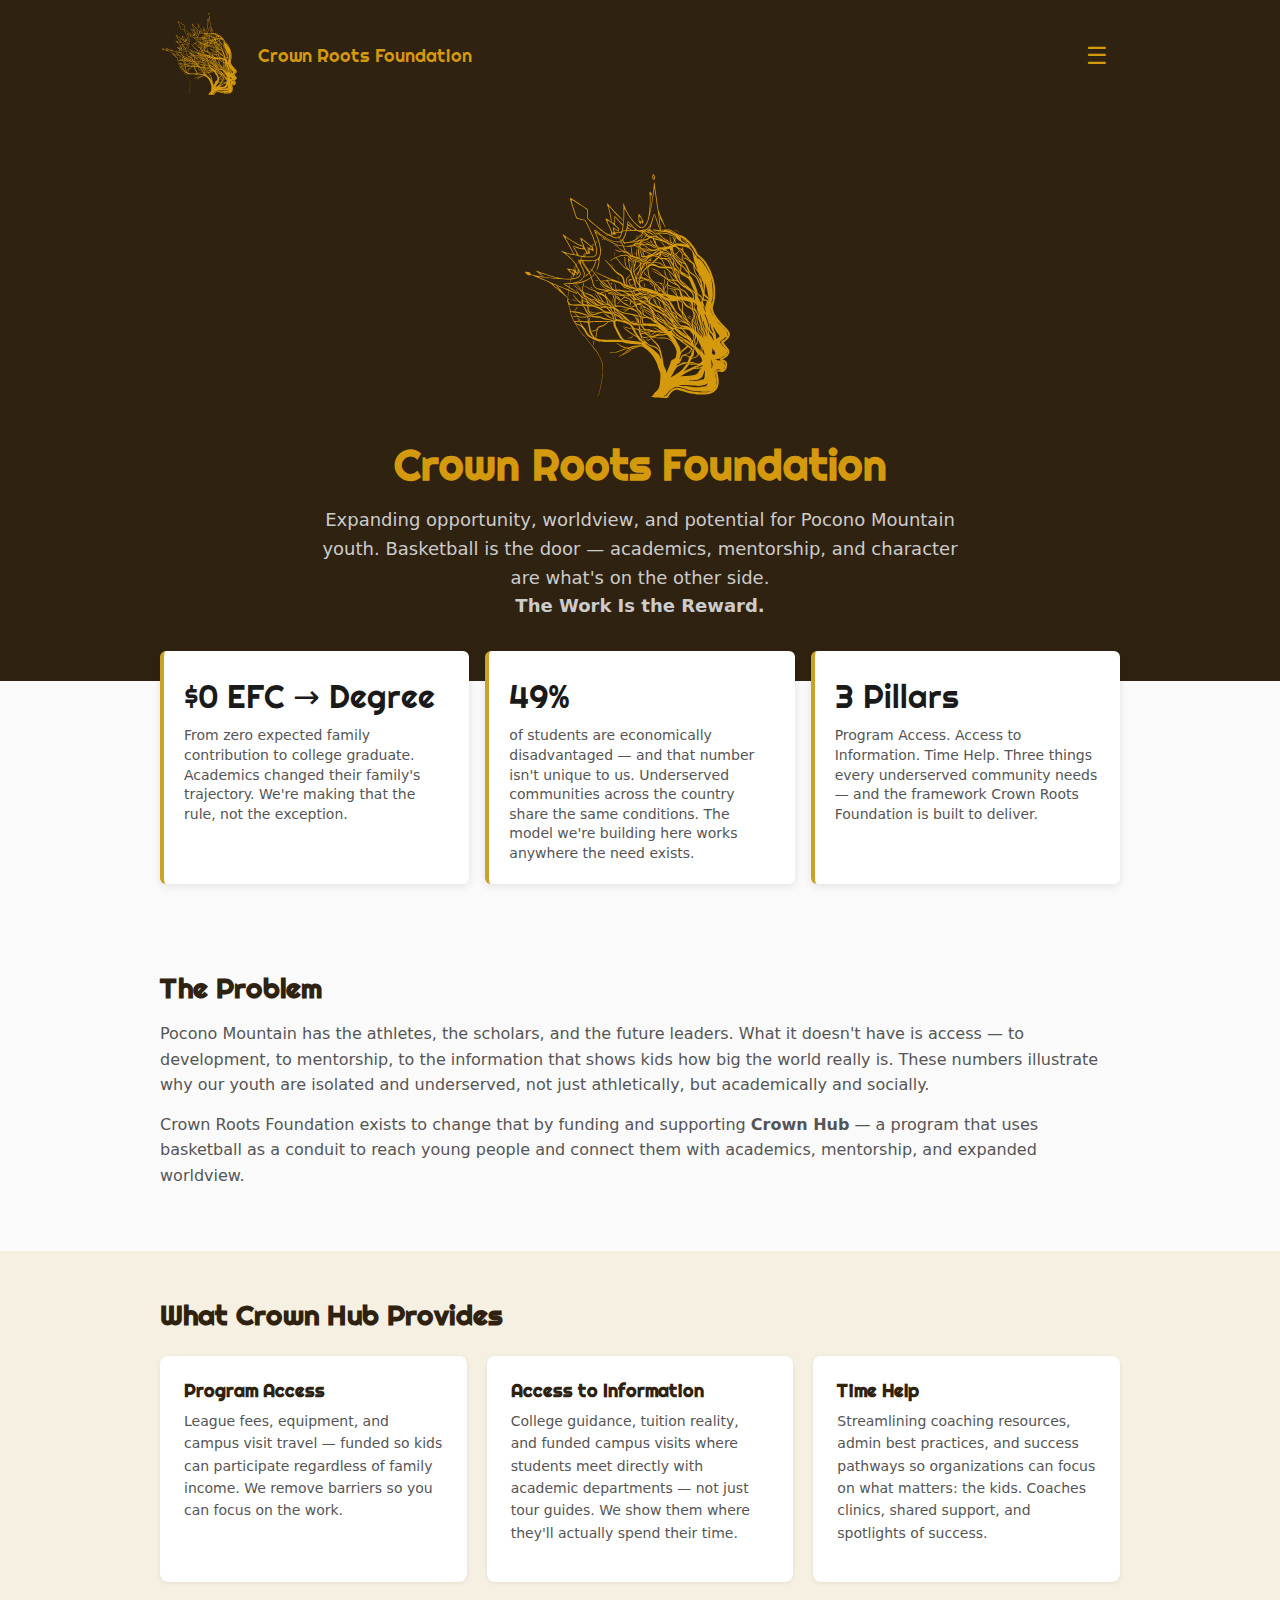
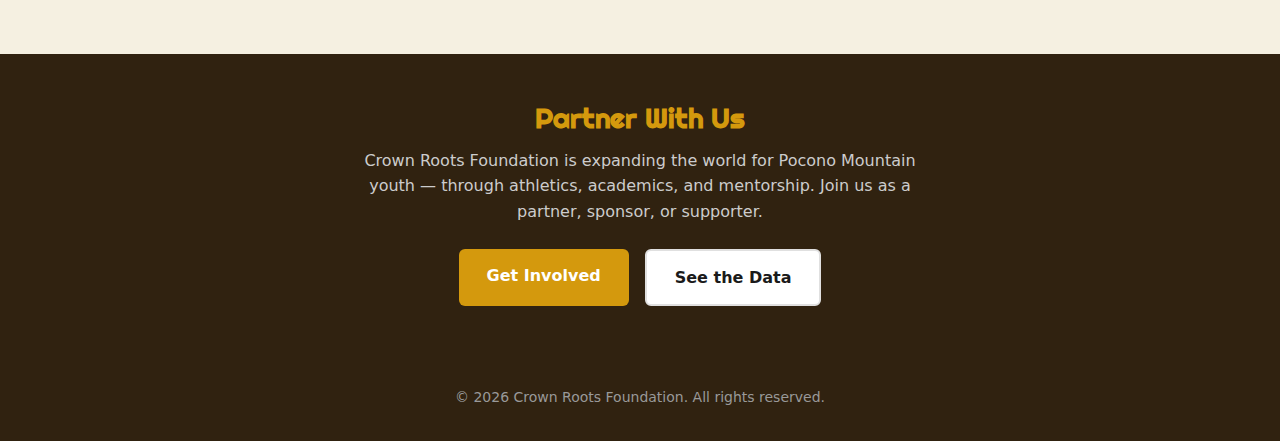
<file: index.html>
<!DOCTYPE html>
<html lang="en">
<head>
    <meta charset="UTF-8">
    <meta name="viewport" content="width=device-width, initial-scale=1.0">
    <meta name="robots" content="noindex, nofollow">
    <title>Crown Roots Foundation</title>
    <link rel="stylesheet" href="style.css">
    <link rel="icon" type="image/png" href="assets/Crown Roots Foundation Favicon.png">
</head>
<body>

<nav class="site-nav">
    <div class="nav-inner">
        <a href="index.html" class="nav-brand">
            <img src="assets/light-logo.svg" alt="">
            <span>Crown Roots Foundation</span>
        </a>
        <button class="nav-toggle" aria-label="Toggle navigation">&#9776;</button>
        <ul class="nav-links">
            <li><a href="index.html" class="active">Home</a></li>
            <li><a href="about.html">About</a></li>
            <li><a href="opportunity-gap.html">Opportunity Gap</a></li>
            <li><a href="college-database.html">College Database</a></li>
            <li><a href="board.html">Board</a></li>
            <li><a href="contact.html">Contact</a></li>
        </ul>
    </div>
</nav>

<div class="hero">
    <img src="assets/light-logo.svg" alt="Crown Roots Foundation" class="logo-large">
    <h1>Crown Roots Foundation</h1>
    <p>Expanding opportunity, worldview, and potential for Pocono Mountain youth. Basketball is the door &mdash; academics, mentorship, and character are what's on the other side.</p>
    <p><strong>The Work Is the Reward.</strong></p>
</div>

<div class="stat-cards">
    <div class="stat-card">
        <div class="number">$0 EFC &rarr; Degree</div>
        <div class="label">From zero expected family contribution to college graduate. Academics changed their family's trajectory. We're making that the rule, not the exception.</div>
    </div>
    <div class="stat-card">
        <div class="number">49%</div>
        <div class="label">of students are economically disadvantaged &mdash; and that number isn't unique to us. Underserved communities across the country share the same conditions. The model we're building here works anywhere the need exists.</div>
    </div>
    <div class="stat-card">
        <div class="number">3 Pillars</div>
        <div class="label">Program Access. Access to Information. Time Help. Three things every underserved community needs &mdash; and the framework Crown Roots Foundation is built to deliver.</div>
    </div>
</div>

<div class="section">
    <h2>The Problem</h2>
    <p>Pocono Mountain has the athletes, the scholars, and the future leaders. What it doesn't have is access &mdash; to development, to mentorship, to the information that shows kids how big the world really is. These numbers illustrate why our youth are isolated and underserved, not just athletically, but academically and socially.</p>
    <p>Crown Roots Foundation exists to change that by funding and supporting <strong>Crown Hub</strong> &mdash; a program that uses basketball as a conduit to reach young people and connect them with academics, mentorship, and expanded worldview.</p>
</div>

<div class="section-alt">
    <div class="section-inner">
        <h2>What Crown Hub Provides</h2>
        <div class="card-grid">
            <div class="card">
                <h3>Program Access</h3>
                <p>League fees, equipment, and campus visit travel &mdash; funded so kids can participate regardless of family income. We remove barriers so you can focus on the work.</p>
            </div>
            <div class="card">
                <h3>Access to Information</h3>
                <p>College guidance, tuition reality, and funded campus visits where students meet directly with academic departments &mdash; not just tour guides. We show them where they'll actually spend their time.</p>
            </div>
            <div class="card">
                <h3>Time Help</h3>
                <p>Streamlining coaching resources, admin best practices, and success pathways so organizations can focus on what matters: the kids. Coaches clinics, shared support, and spotlights of success.</p>
            </div>
        </div>
    </div>
</div>

<div class="cta-banner">
    <h2>Partner With Us</h2>
    <p>Crown Roots Foundation is expanding the world for Pocono Mountain youth &mdash; through athletics, academics, and mentorship. Join us as a partner, sponsor, or supporter.</p>
    <div class="cta-buttons">
        <a href="contact.html" class="btn btn-primary">Get Involved</a>
        <a href="opportunity-gap.html" class="btn btn-secondary">See the Data</a>
    </div>
</div>

<footer class="site-footer">
    <p>&copy; 2026 Crown Roots Foundation. All rights reserved.</p>
</footer>

<script>
document.querySelector('.nav-toggle').addEventListener('click', function() {
    document.querySelector('.nav-links').classList.toggle('open');
});
</script>

</body>
</html>
</file>
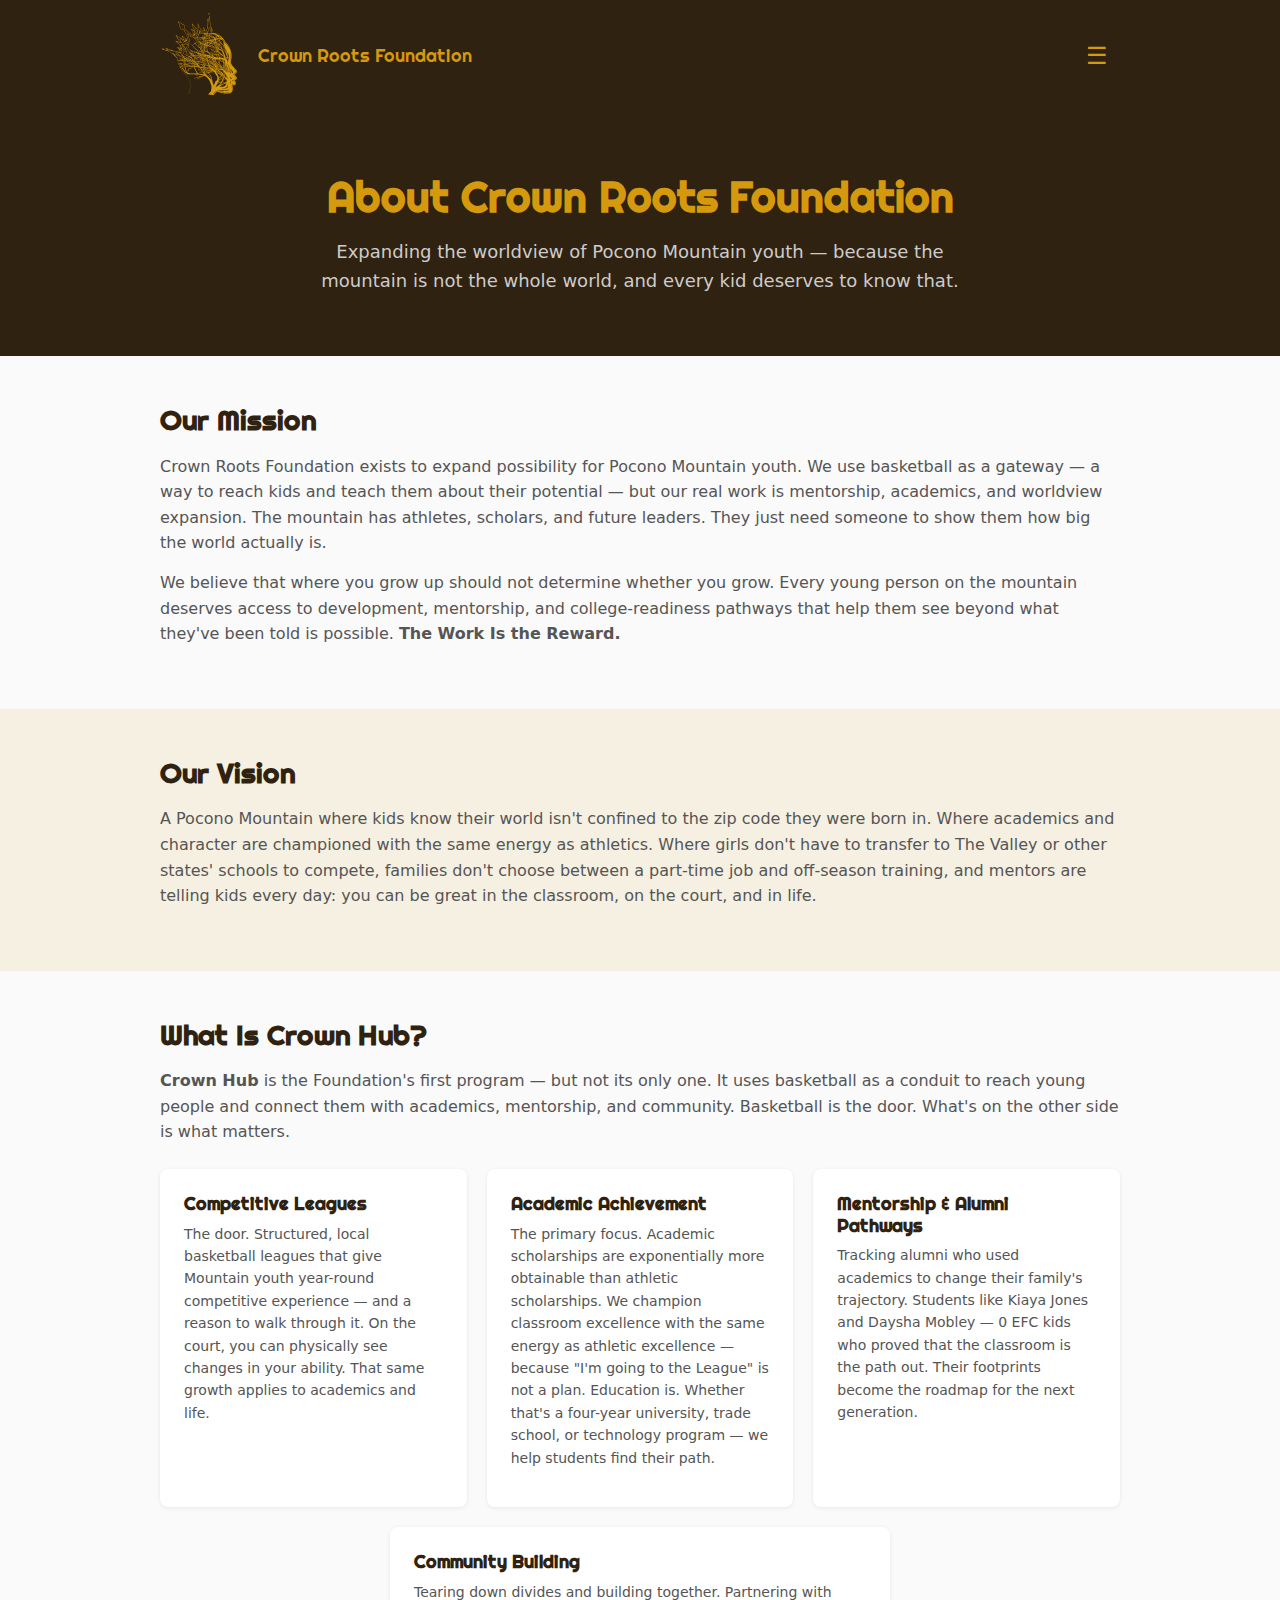
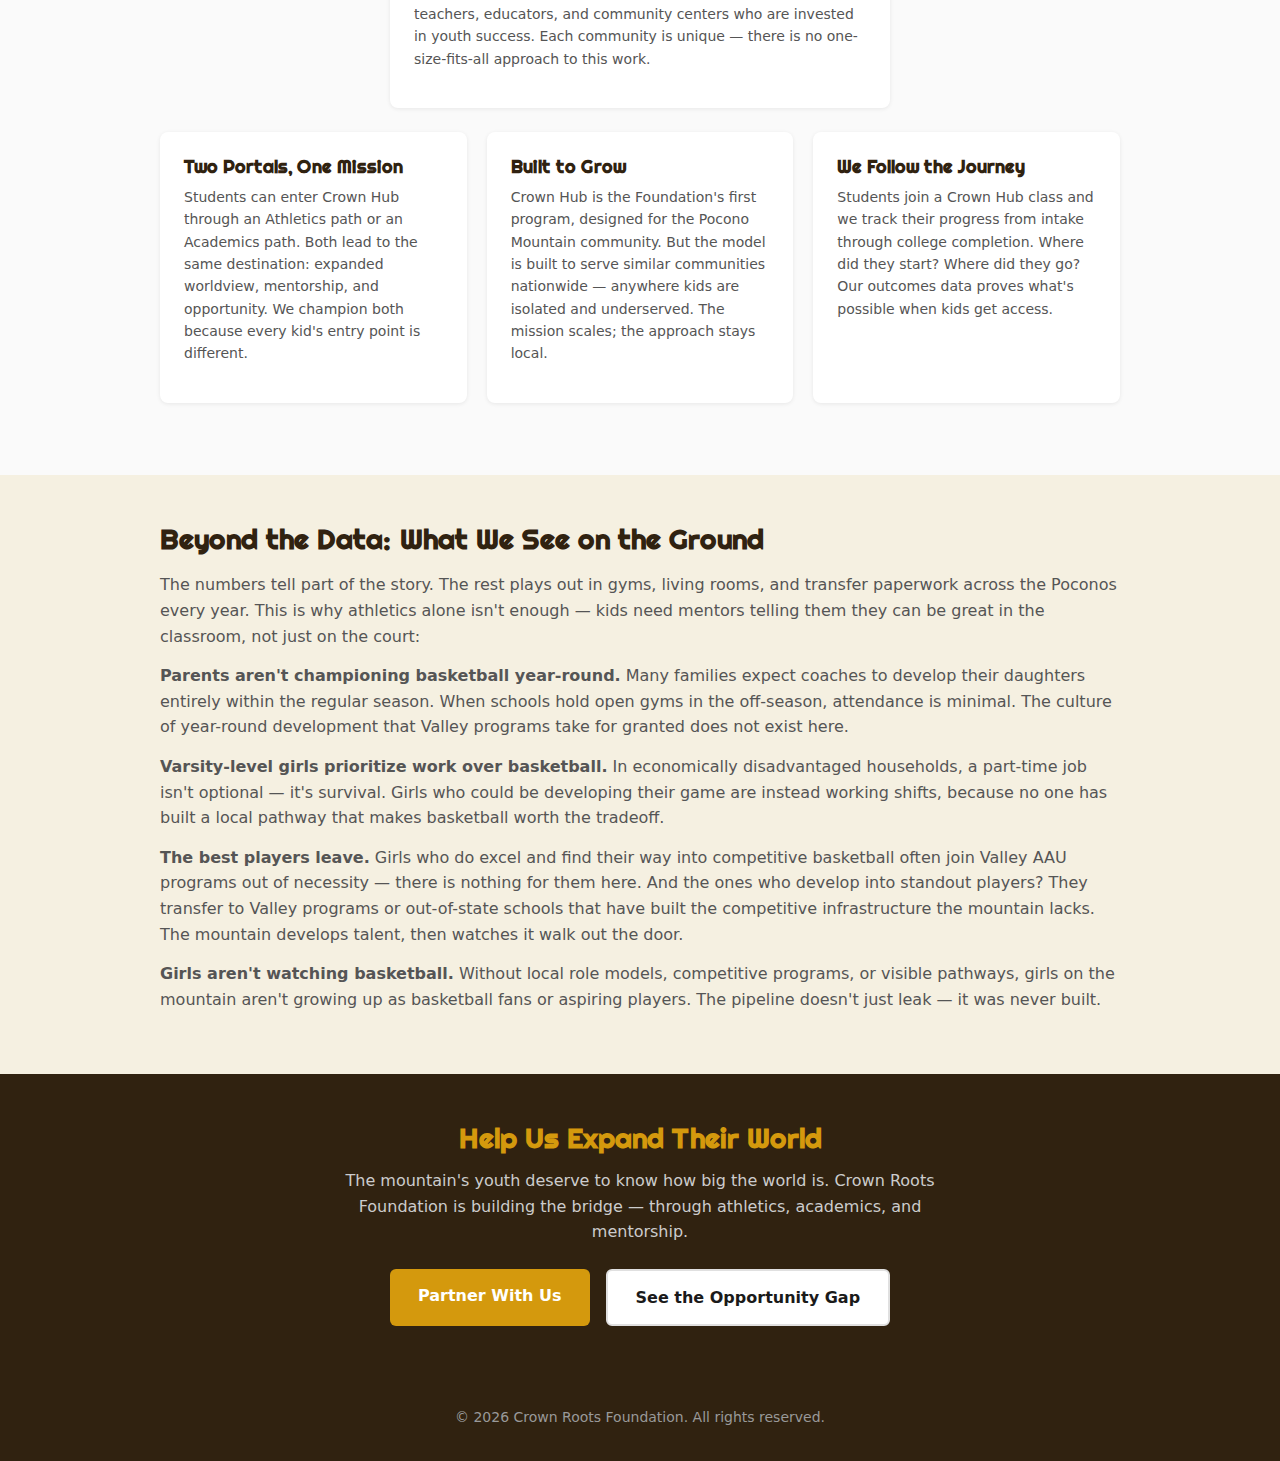
<file: about.html>
<!DOCTYPE html>
<html lang="en">
<head>
    <meta charset="UTF-8">
    <meta name="viewport" content="width=device-width, initial-scale=1.0">
    <meta name="robots" content="noindex, nofollow">
    <title>About — Crown Roots Foundation</title>
    <link rel="stylesheet" href="style.css">
    <link rel="icon" type="image/png" href="assets/Crown Roots Foundation Favicon.png">
</head>
<body>

<nav class="site-nav">
    <div class="nav-inner">
        <a href="index.html" class="nav-brand">
            <img src="assets/light-logo.svg" alt="">
            <span>Crown Roots Foundation</span>
        </a>
        <button class="nav-toggle" aria-label="Toggle navigation">&#9776;</button>
        <ul class="nav-links">
            <li><a href="index.html">Home</a></li>
            <li><a href="about.html" class="active">About</a></li>
            <li><a href="opportunity-gap.html">Opportunity Gap</a></li>
            <li><a href="college-database.html">College Database</a></li>
            <li><a href="board.html">Board</a></li>
            <li><a href="contact.html">Contact</a></li>
        </ul>
    </div>
</nav>

<div class="hero">
    <h1>About Crown Roots Foundation</h1>
    <p>Expanding the worldview of Pocono Mountain youth &mdash; because the mountain is not the whole world, and every kid deserves to know that.</p>
</div>

<div class="section">
    <h2>Our Mission</h2>
    <p>Crown Roots Foundation exists to expand possibility for Pocono Mountain youth. We use basketball as a gateway &mdash; a way to reach kids and teach them about their potential &mdash; but our real work is mentorship, academics, and worldview expansion. The mountain has athletes, scholars, and future leaders. They just need someone to show them how big the world actually is.</p>
    <p>We believe that where you grow up should not determine whether you grow. Every young person on the mountain deserves access to development, mentorship, and college-readiness pathways that help them see beyond what they've been told is possible. <strong>The Work Is the Reward.</strong></p>
</div>

<div class="section-alt">
    <div class="section-inner">
        <h2>Our Vision</h2>
        <p>A Pocono Mountain where kids know their world isn't confined to the zip code they were born in. Where academics and character are championed with the same energy as athletics. Where girls don't have to transfer to The Valley or other states' schools to compete, families don't choose between a part-time job and off-season training, and mentors are telling kids every day: you can be great in the classroom, on the court, and in life.</p>
    </div>
</div>

<div class="section">
    <h2>What Is Crown Hub?</h2>
    <p><strong>Crown Hub</strong> is the Foundation's first program &mdash; but not its only one. It uses basketball as a conduit to reach young people and connect them with academics, mentorship, and community. Basketball is the door. What's on the other side is what matters.</p>
    <div class="card-grid">
        <div class="card">
            <h3>Competitive Leagues</h3>
            <p>The door. Structured, local basketball leagues that give Mountain youth year-round competitive experience &mdash; and a reason to walk through it. On the court, you can physically see changes in your ability. That same growth applies to academics and life.</p>
        </div>
        <div class="card">
            <h3>Academic Achievement</h3>
            <p>The primary focus. Academic scholarships are exponentially more obtainable than athletic scholarships. We champion classroom excellence with the same energy as athletic excellence &mdash; because "I'm going to the League" is not a plan. Education is. Whether that's a four-year university, trade school, or technology program &mdash; we help students find their path.</p>
        </div>
        <div class="card">
            <h3>Mentorship &amp; Alumni Pathways</h3>
            <p>Tracking alumni who used academics to change their family's trajectory. Students like Kiaya Jones and Daysha Mobley &mdash; 0 EFC kids who proved that the classroom is the path out. Their footprints become the roadmap for the next generation.</p>
        </div>
        <div class="card" style="grid-column: 1 / -1; max-width: 500px; margin: 0 auto;">
            <h3>Community Building</h3>
            <p>Tearing down divides and building together. Partnering with teachers, educators, and community centers who are invested in youth success. Each community is unique &mdash; there is no one-size-fits-all approach to this work.</p>
        </div>
    </div>
    <div class="card-grid">
        <div class="card">
            <h3>Two Portals, One Mission</h3>
            <p>Students can enter Crown Hub through an Athletics path or an Academics path. Both lead to the same destination: expanded worldview, mentorship, and opportunity. We champion both because every kid's entry point is different.</p>
        </div>
        <div class="card">
            <h3>Built to Grow</h3>
            <p>Crown Hub is the Foundation's first program, designed for the Pocono Mountain community. But the model is built to serve similar communities nationwide &mdash; anywhere kids are isolated and underserved. The mission scales; the approach stays local.</p>
        </div>
        <div class="card">
            <h3>We Follow the Journey</h3>
            <p>Students join a Crown Hub class and we track their progress from intake through college completion. Where did they start? Where did they go? Our outcomes data proves what's possible when kids get access.</p>
        </div>
    </div>
</div>

<div class="section-alt">
    <div class="section-inner">
        <h2>Beyond the Data: What We See on the Ground</h2>
        <p>The numbers tell part of the story. The rest plays out in gyms, living rooms, and transfer paperwork across the Poconos every year. This is why athletics alone isn't enough &mdash; kids need mentors telling them they can be great in the classroom, not just on the court:</p>
        <p><strong>Parents aren't championing basketball year-round.</strong> Many families expect coaches to develop their daughters entirely within the regular season. When schools hold open gyms in the off-season, attendance is minimal. The culture of year-round development that Valley programs take for granted does not exist here.</p>
        <p><strong>Varsity-level girls prioritize work over basketball.</strong> In economically disadvantaged households, a part-time job isn't optional &mdash; it's survival. Girls who could be developing their game are instead working shifts, because no one has built a local pathway that makes basketball worth the tradeoff.</p>
        <p><strong>The best players leave.</strong> Girls who do excel and find their way into competitive basketball often join Valley AAU programs out of necessity &mdash; there is nothing for them here. And the ones who develop into standout players? They transfer to Valley programs or out-of-state schools that have built the competitive infrastructure the mountain lacks. The mountain develops talent, then watches it walk out the door.</p>
        <p><strong>Girls aren't watching basketball.</strong> Without local role models, competitive programs, or visible pathways, girls on the mountain aren't growing up as basketball fans or aspiring players. The pipeline doesn't just leak &mdash; it was never built.</p>
    </div>
</div>

<div class="cta-banner">
    <h2>Help Us Expand Their World</h2>
    <p>The mountain's youth deserve to know how big the world is. Crown Roots Foundation is building the bridge &mdash; through athletics, academics, and mentorship.</p>
    <div class="cta-buttons">
        <a href="contact.html" class="btn btn-primary">Partner With Us</a>
        <a href="opportunity-gap.html" class="btn btn-secondary">See the Opportunity Gap</a>
    </div>
</div>

<footer class="site-footer">
    <p>&copy; 2026 Crown Roots Foundation. All rights reserved.</p>
</footer>

<script>
document.querySelector('.nav-toggle').addEventListener('click', function() {
    document.querySelector('.nav-links').classList.toggle('open');
});
</script>

</body>
</html>
</file>
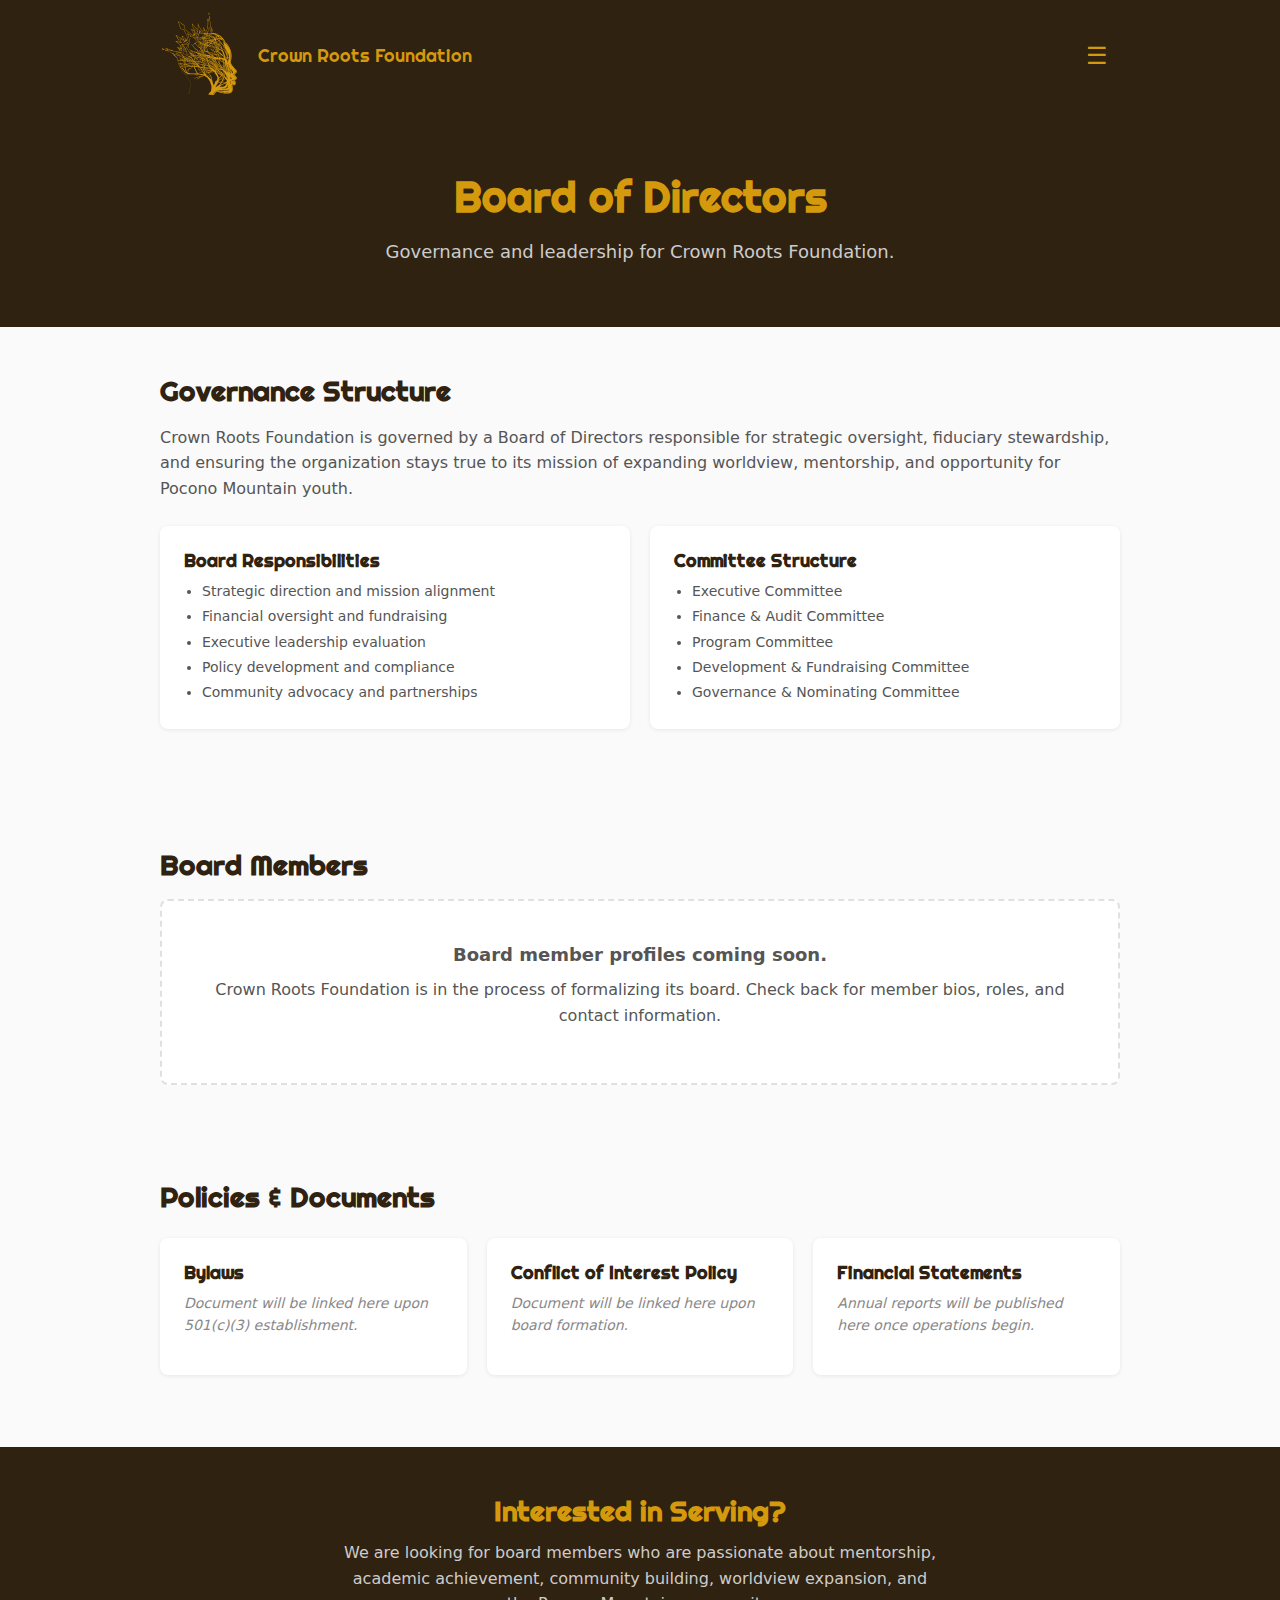
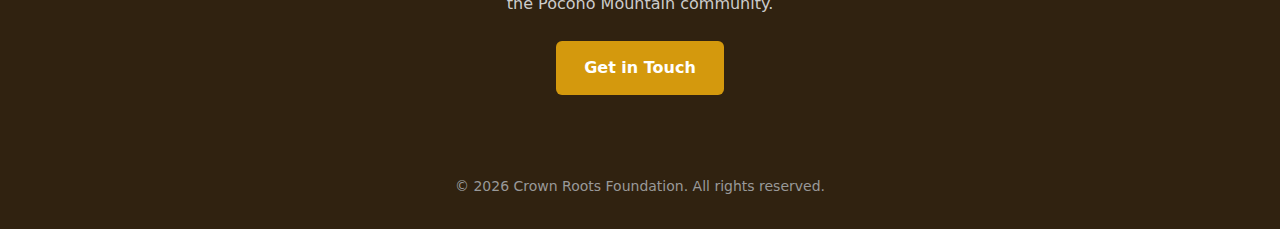
<file: board.html>
<!DOCTYPE html>
<html lang="en">
<head>
    <meta charset="UTF-8">
    <meta name="viewport" content="width=device-width, initial-scale=1.0">
    <meta name="robots" content="noindex, nofollow">
    <title>Board — Crown Roots Foundation</title>
    <link rel="stylesheet" href="style.css">
    <link rel="icon" type="image/png" href="assets/Crown Roots Foundation Favicon.png">
</head>
<body>

<nav class="site-nav">
    <div class="nav-inner">
        <a href="index.html" class="nav-brand">
            <img src="assets/light-logo.svg" alt="">
            <span>Crown Roots Foundation</span>
        </a>
        <button class="nav-toggle" aria-label="Toggle navigation">&#9776;</button>
        <ul class="nav-links">
            <li><a href="index.html">Home</a></li>
            <li><a href="about.html">About</a></li>
            <li><a href="opportunity-gap.html">Opportunity Gap</a></li>
            <li><a href="college-database.html">College Database</a></li>
            <li><a href="scholarships.html">Scholarships</a></li>
            <li><a href="board.html" class="active">Board</a></li>
            <li><a href="contact.html">Contact</a></li>
        </ul>
    </div>
</nav>

<div class="hero">
    <h1>Board of Directors</h1>
    <p>Governance and leadership for Crown Roots Foundation.</p>
</div>

<div class="section">
    <h2>Governance Structure</h2>
    <p>Crown Roots Foundation is governed by a Board of Directors responsible for strategic oversight, fiduciary stewardship, and ensuring the organization stays true to its mission of expanding worldview, mentorship, and opportunity for Pocono Mountain youth.</p>

    <div class="card-grid" style="margin-top: 24px;">
        <div class="card">
            <h3>Board Responsibilities</h3>
            <ul style="font-size:14px; color:#555; padding-left:18px; line-height:1.8;">
                <li>Strategic direction and mission alignment</li>
                <li>Financial oversight and fundraising</li>
                <li>Executive leadership evaluation</li>
                <li>Policy development and compliance</li>
                <li>Community advocacy and partnerships</li>
            </ul>
        </div>
        <div class="card">
            <h3>Committee Structure</h3>
            <ul style="font-size:14px; color:#555; padding-left:18px; line-height:1.8;">
                <li>Executive Committee</li>
                <li>Finance &amp; Audit Committee</li>
                <li>Program Committee</li>
                <li>Development &amp; Fundraising Committee</li>
                <li>Governance &amp; Nominating Committee</li>
            </ul>
        </div>
    </div>
</div>

<div class="section">
    <h2>Board Members</h2>
    <div class="board-placeholder">
        <p style="font-size:18px; margin-bottom:8px;"><strong>Board member profiles coming soon.</strong></p>
        <p>Crown Roots Foundation is in the process of formalizing its board. Check back for member bios, roles, and contact information.</p>
    </div>
</div>

<div class="section">
    <h2>Policies &amp; Documents</h2>
    <div class="card-grid">
        <div class="card">
            <h3>Bylaws</h3>
            <p style="color:#888; font-style:italic;">Document will be linked here upon 501(c)(3) establishment.</p>
        </div>
        <div class="card">
            <h3>Conflict of Interest Policy</h3>
            <p style="color:#888; font-style:italic;">Document will be linked here upon board formation.</p>
        </div>
        <div class="card">
            <h3>Financial Statements</h3>
            <p style="color:#888; font-style:italic;">Annual reports will be published here once operations begin.</p>
        </div>
    </div>
</div>

<div class="cta-banner">
    <h2>Interested in Serving?</h2>
    <p>We are looking for board members who are passionate about mentorship, academic achievement, community building, worldview expansion, and the Pocono Mountain community.</p>
    <div class="cta-buttons">
        <a href="contact.html" class="btn btn-primary">Get in Touch</a>
    </div>
</div>

<footer class="site-footer">
    <p>&copy; 2026 Crown Roots Foundation. All rights reserved.</p>
</footer>

<script>
document.querySelector('.nav-toggle').addEventListener('click', function() {
    document.querySelector('.nav-links').classList.toggle('open');
});
</script>

</body>
</html>
</file>
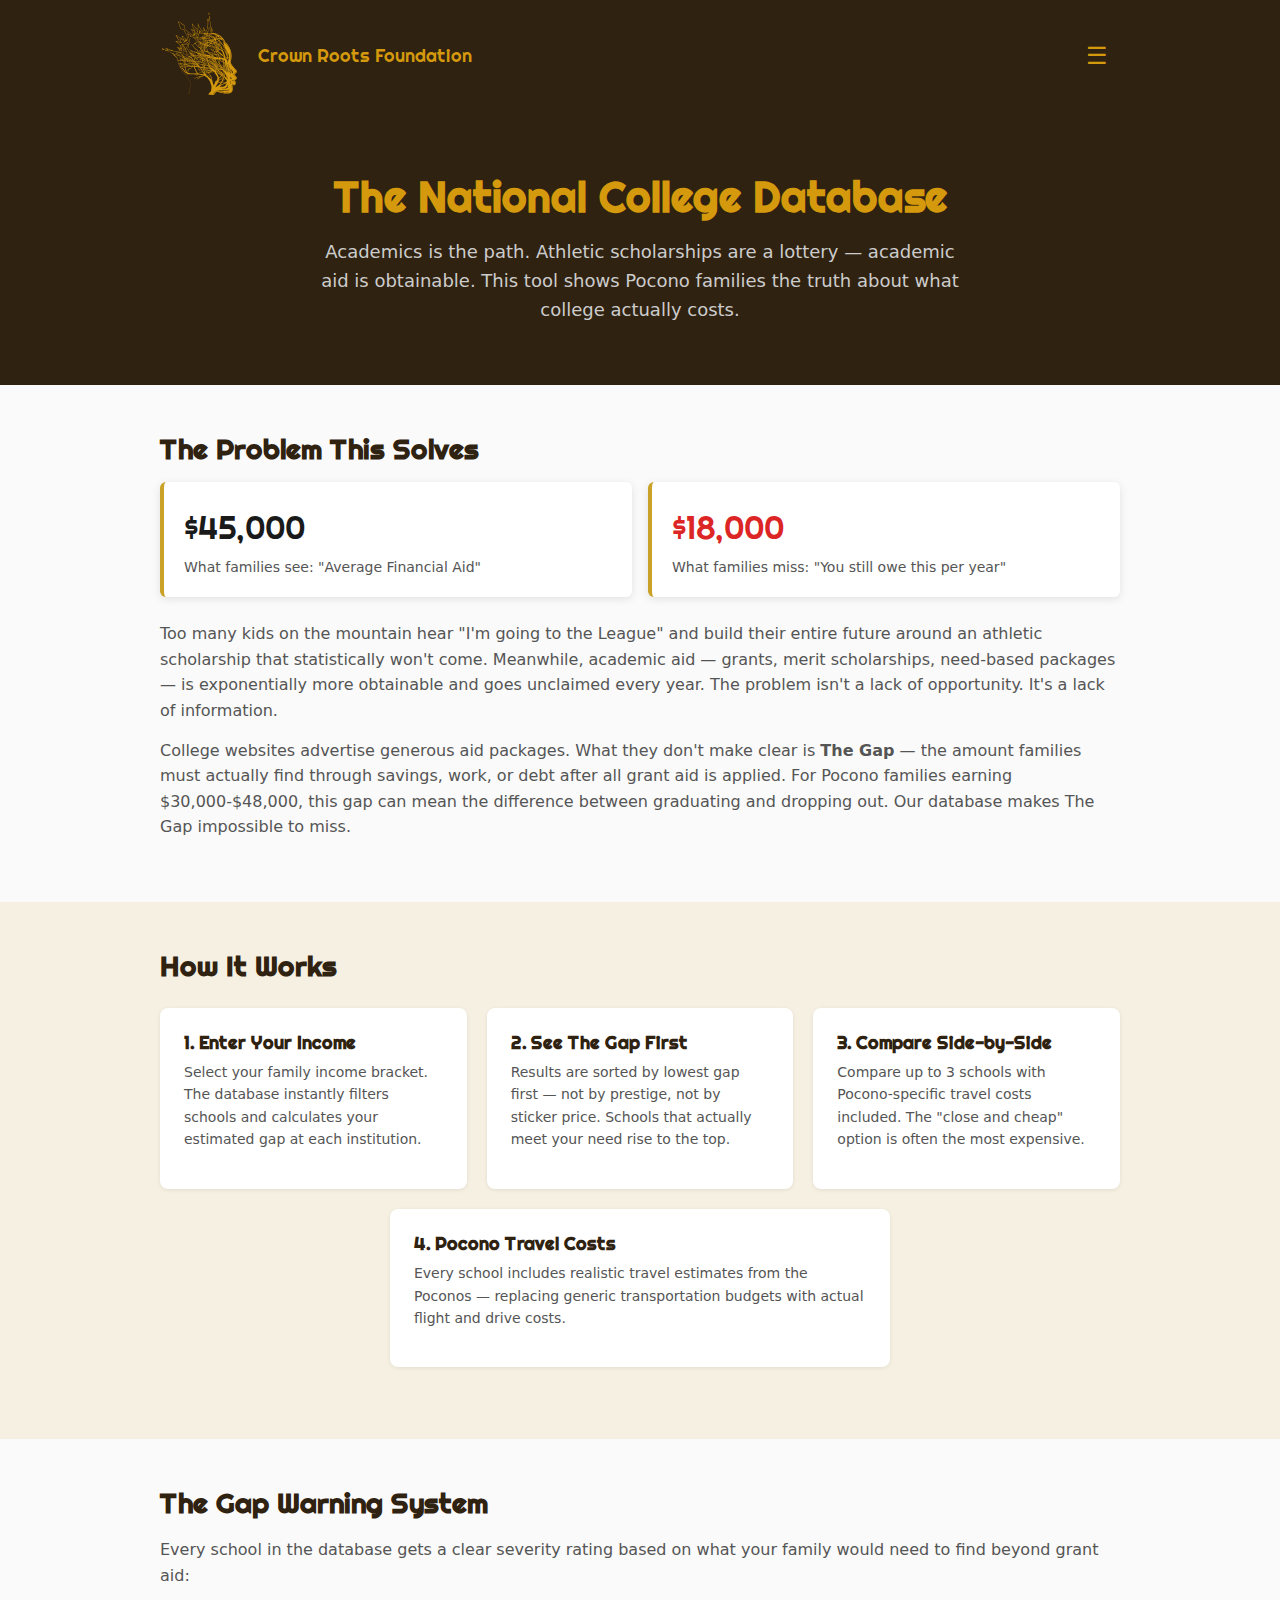
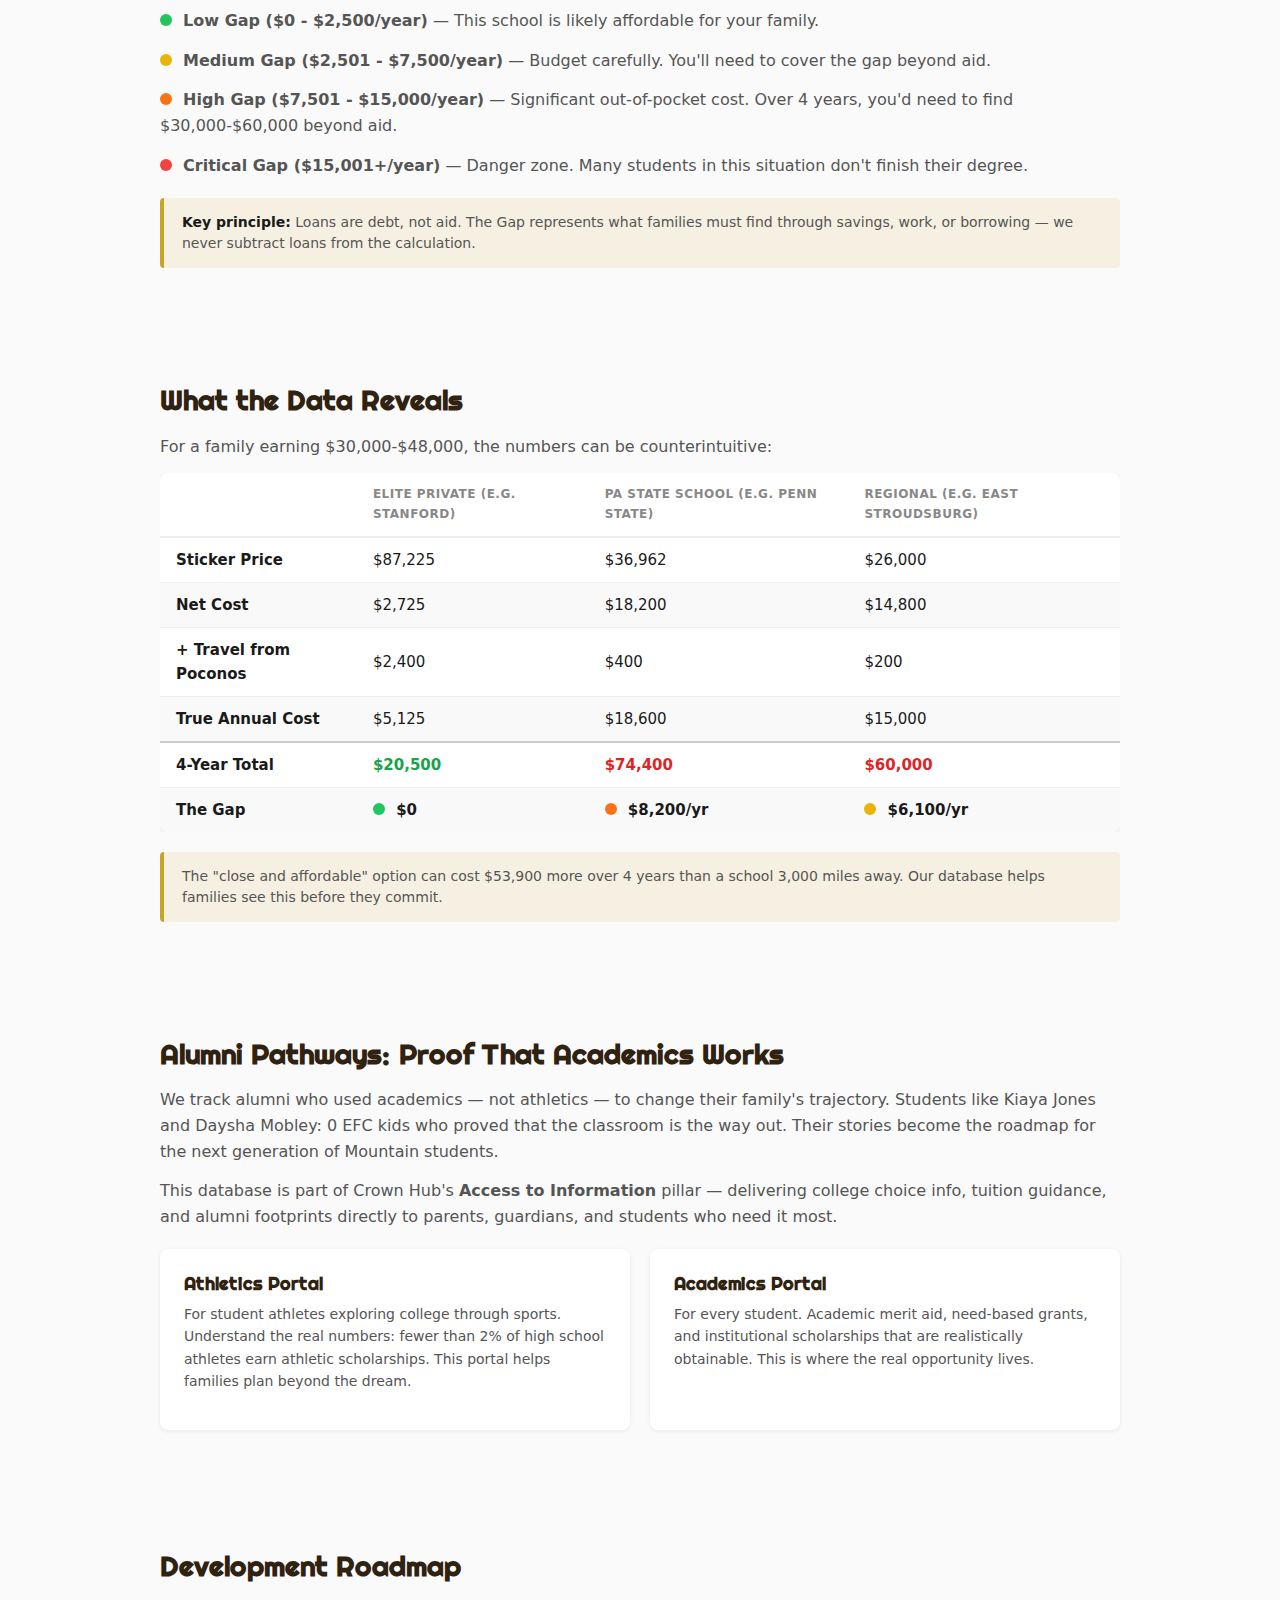
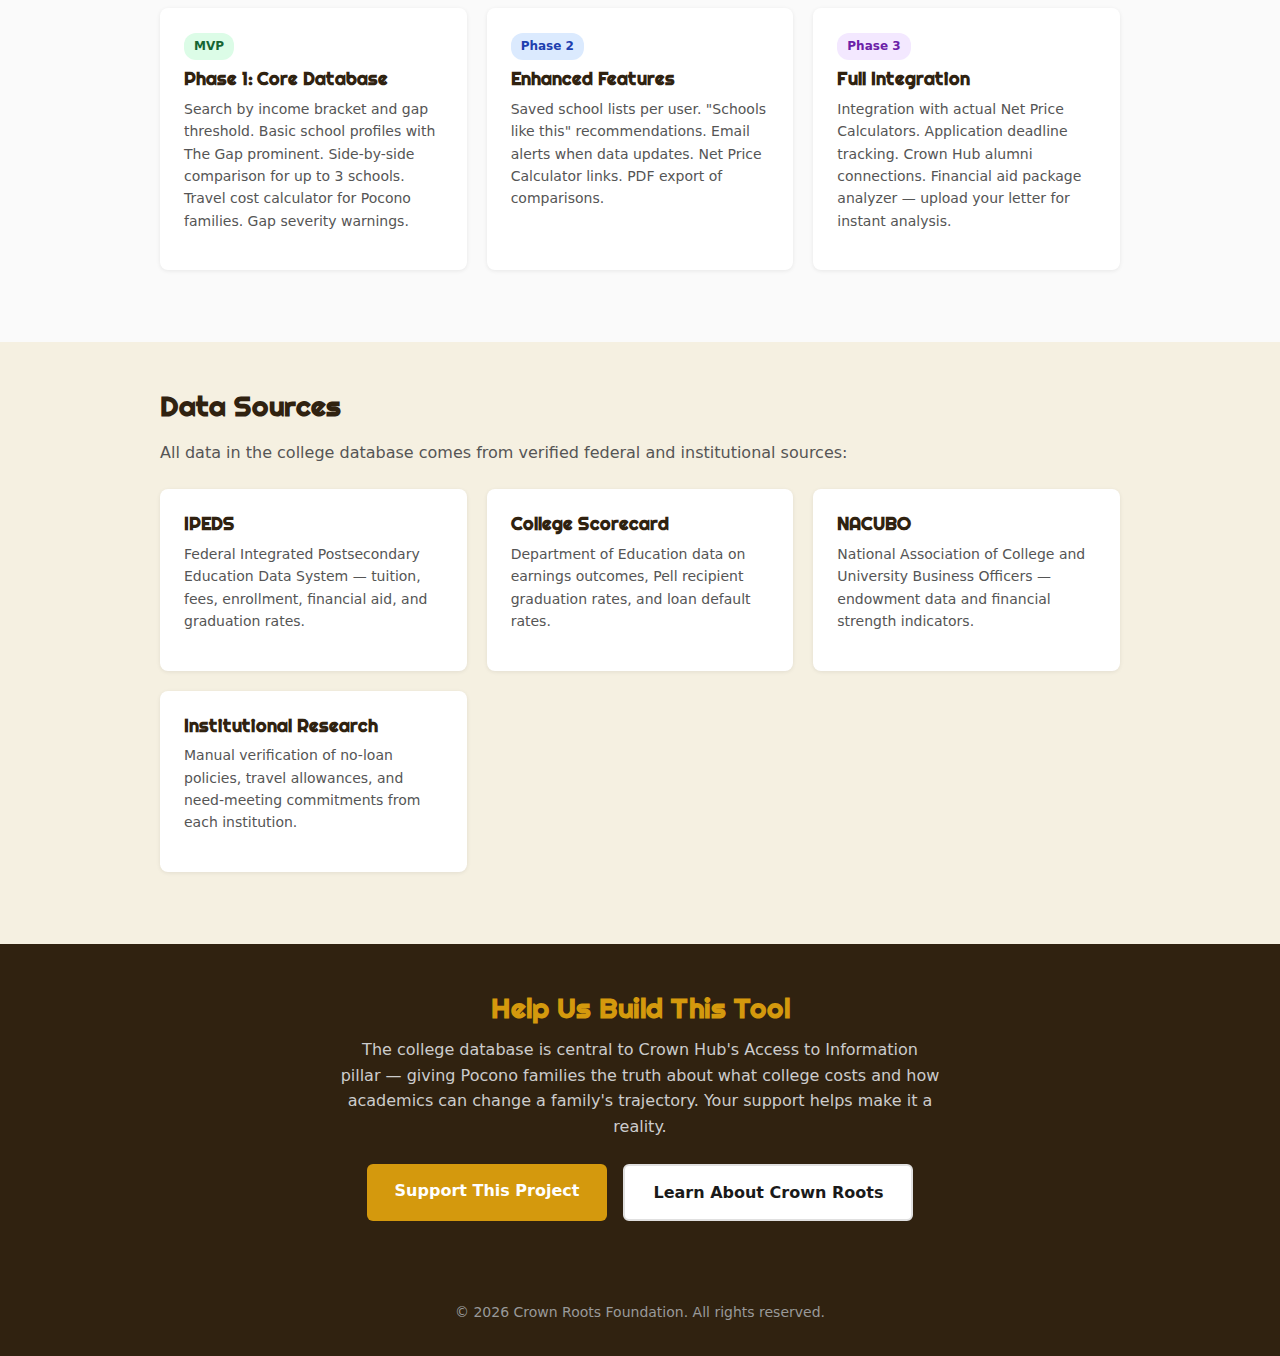
<file: college-database.html>
<!DOCTYPE html>
<html lang="en">
<head>
    <meta charset="UTF-8">
    <meta name="viewport" content="width=device-width, initial-scale=1.0">
    <meta name="robots" content="noindex, nofollow">
    <title>College Database Vision — Crown Roots Foundation</title>
    <link rel="stylesheet" href="style.css">
    <link rel="icon" type="image/png" href="assets/Crown Roots Foundation Favicon.png">
</head>
<body>

<nav class="site-nav">
    <div class="nav-inner">
        <a href="index.html" class="nav-brand">
            <img src="assets/light-logo.svg" alt="">
            <span>Crown Roots Foundation</span>
        </a>
        <button class="nav-toggle" aria-label="Toggle navigation">&#9776;</button>
        <ul class="nav-links">
            <li><a href="index.html">Home</a></li>
            <li><a href="about.html">About</a></li>
            <li><a href="opportunity-gap.html">Opportunity Gap</a></li>
            <li><a href="college-database.html" class="active">College Database</a></li>
            <li><a href="board.html">Board</a></li>
            <li><a href="contact.html">Contact</a></li>
        </ul>
    </div>
</nav>

<div class="hero">
    <h1>The National College Database</h1>
    <p>Academics is the path. Athletic scholarships are a lottery &mdash; academic aid is obtainable. This tool shows Pocono families the truth about what college actually costs.</p>
</div>

<!-- The Problem -->
<div class="section">
    <h2>The Problem This Solves</h2>
    <div class="stat-cards" style="margin:0 0 24px; padding:0;">
        <div class="stat-card">
            <div class="number">$45,000</div>
            <div class="label">What families see: "Average Financial Aid"</div>
        </div>
        <div class="stat-card">
            <div class="number" style="color:#dc2626;">$18,000</div>
            <div class="label">What families miss: "You still owe this per year"</div>
        </div>
    </div>
    <p>Too many kids on the mountain hear "I'm going to the League" and build their entire future around an athletic scholarship that statistically won't come. Meanwhile, academic aid &mdash; grants, merit scholarships, need-based packages &mdash; is exponentially more obtainable and goes unclaimed every year. The problem isn't a lack of opportunity. It's a lack of information.</p>
    <p>College websites advertise generous aid packages. What they don't make clear is <strong>The Gap</strong> &mdash; the amount families must actually find through savings, work, or debt after all grant aid is applied. For Pocono families earning $30,000-$48,000, this gap can mean the difference between graduating and dropping out. Our database makes The Gap impossible to miss.</p>
</div>

<!-- How It Works -->
<div class="section-alt">
    <div class="section-inner">
        <h2>How It Works</h2>
        <div class="card-grid">
            <div class="card">
                <h3>1. Enter Your Income</h3>
                <p>Select your family income bracket. The database instantly filters schools and calculates your estimated gap at each institution.</p>
            </div>
            <div class="card">
                <h3>2. See The Gap First</h3>
                <p>Results are sorted by lowest gap first &mdash; not by prestige, not by sticker price. Schools that actually meet your need rise to the top.</p>
            </div>
            <div class="card">
                <h3>3. Compare Side-by-Side</h3>
                <p>Compare up to 3 schools with Pocono-specific travel costs included. The "close and cheap" option is often the most expensive.</p>
            </div>
            <div class="card" style="grid-column: 1 / -1; max-width: 500px; margin: 0 auto;">
                <h3>4. Pocono Travel Costs</h3>
                <p>Every school includes realistic travel estimates from the Poconos &mdash; replacing generic transportation budgets with actual flight and drive costs.</p>
            </div>
        </div>
    </div>
</div>

<!-- Gap Severity -->
<div class="section">
    <h2>The Gap Warning System</h2>
    <p>Every school in the database gets a clear severity rating based on what your family would need to find beyond grant aid:</p>
    <div style="margin: 20px 0;">
        <p><span class="severity severity-low"></span> <strong>Low Gap ($0 - $2,500/year)</strong> &mdash; This school is likely affordable for your family.</p>
        <p><span class="severity severity-medium"></span> <strong>Medium Gap ($2,501 - $7,500/year)</strong> &mdash; Budget carefully. You'll need to cover the gap beyond aid.</p>
        <p><span class="severity severity-high"></span> <strong>High Gap ($7,501 - $15,000/year)</strong> &mdash; Significant out-of-pocket cost. Over 4 years, you'd need to find $30,000-$60,000 beyond aid.</p>
        <p><span class="severity severity-critical"></span> <strong>Critical Gap ($15,001+/year)</strong> &mdash; Danger zone. Many students in this situation don't finish their degree.</p>
    </div>
    <div class="definition-box">
        <strong>Key principle:</strong> Loans are debt, not aid. The Gap represents what families must find through savings, work, or borrowing &mdash; we never subtract loans from the calculation.
    </div>
</div>

<!-- Sample Comparison -->
<div class="section">
    <h2>What the Data Reveals</h2>
    <p>For a family earning $30,000-$48,000, the numbers can be counterintuitive:</p>
    <div class="table-scroll">
    <table class="data-table">
        <thead>
            <tr>
                <th></th>
                <th>Elite Private (e.g. Stanford)</th>
                <th>PA State School (e.g. Penn State)</th>
                <th>Regional (e.g. East Stroudsburg)</th>
            </tr>
        </thead>
        <tbody>
            <tr><td><strong>Sticker Price</strong></td><td>$87,225</td><td>$36,962</td><td>$26,000</td></tr>
            <tr><td><strong>Net Cost</strong></td><td>$2,725</td><td>$18,200</td><td>$14,800</td></tr>
            <tr><td><strong>+ Travel from Poconos</strong></td><td>$2,400</td><td>$400</td><td>$200</td></tr>
            <tr><td><strong>True Annual Cost</strong></td><td>$5,125</td><td>$18,600</td><td>$15,000</td></tr>
            <tr style="font-weight:700; border-top:2px solid #ccc;">
                <td>4-Year Total</td><td style="color:#16a34a;">$20,500</td><td style="color:#dc2626;">$74,400</td><td style="color:#dc2626;">$60,000</td>
            </tr>
            <tr style="font-weight:700;">
                <td>The Gap</td>
                <td><span class="severity severity-low"></span> $0</td>
                <td><span class="severity severity-high"></span> $8,200/yr</td>
                <td><span class="severity severity-medium"></span> $6,100/yr</td>
            </tr>
        </tbody>
    </table>
    </div>
    <div class="definition-box">
        The "close and affordable" option can cost $53,900 more over 4 years than a school 3,000 miles away. Our database helps families see this before they commit.
    </div>
</div>

<!-- Alumni Tracking & Dual Portal -->
<div class="section">
    <h2>Alumni Pathways: Proof That Academics Works</h2>
    <p>We track alumni who used academics &mdash; not athletics &mdash; to change their family's trajectory. Students like Kiaya Jones and Daysha Mobley: 0 EFC kids who proved that the classroom is the way out. Their stories become the roadmap for the next generation of Mountain students.</p>
    <p>This database is part of Crown Hub's <strong>Access to Information</strong> pillar &mdash; delivering college choice info, tuition guidance, and alumni footprints directly to parents, guardians, and students who need it most.</p>

    <div class="card-grid" style="margin-top: 20px;">
        <div class="card">
            <h3>Athletics Portal</h3>
            <p>For student athletes exploring college through sports. Understand the real numbers: fewer than 2% of high school athletes earn athletic scholarships. This portal helps families plan beyond the dream.</p>
        </div>
        <div class="card">
            <h3>Academics Portal</h3>
            <p>For every student. Academic merit aid, need-based grants, and institutional scholarships that are realistically obtainable. This is where the real opportunity lives.</p>
        </div>
    </div>
</div>

<!-- Phased Roadmap -->
<div class="section">
    <h2>Development Roadmap</h2>
    <div class="card-grid">
        <div class="card">
            <span class="phase-badge phase-mvp">MVP</span>
            <h3>Phase 1: Core Database</h3>
            <p>Search by income bracket and gap threshold. Basic school profiles with The Gap prominent. Side-by-side comparison for up to 3 schools. Travel cost calculator for Pocono families. Gap severity warnings.</p>
        </div>
        <div class="card">
            <span class="phase-badge phase-2">Phase 2</span>
            <h3>Enhanced Features</h3>
            <p>Saved school lists per user. "Schools like this" recommendations. Email alerts when data updates. Net Price Calculator links. PDF export of comparisons.</p>
        </div>
        <div class="card">
            <span class="phase-badge phase-3">Phase 3</span>
            <h3>Full Integration</h3>
            <p>Integration with actual Net Price Calculators. Application deadline tracking. Crown Hub alumni connections. Financial aid package analyzer &mdash; upload your letter for instant analysis.</p>
        </div>
    </div>
</div>

<!-- Data Sources -->
<div class="section-alt">
    <div class="section-inner">
        <h2>Data Sources</h2>
        <p>All data in the college database comes from verified federal and institutional sources:</p>
        <div class="card-grid">
            <div class="card">
                <h3>IPEDS</h3>
                <p>Federal Integrated Postsecondary Education Data System &mdash; tuition, fees, enrollment, financial aid, and graduation rates.</p>
            </div>
            <div class="card">
                <h3>College Scorecard</h3>
                <p>Department of Education data on earnings outcomes, Pell recipient graduation rates, and loan default rates.</p>
            </div>
            <div class="card">
                <h3>NACUBO</h3>
                <p>National Association of College and University Business Officers &mdash; endowment data and financial strength indicators.</p>
            </div>
            <div class="card">
                <h3>Institutional Research</h3>
                <p>Manual verification of no-loan policies, travel allowances, and need-meeting commitments from each institution.</p>
            </div>
        </div>
    </div>
</div>

<div class="cta-banner">
    <h2>Help Us Build This Tool</h2>
    <p>The college database is central to Crown Hub's Access to Information pillar &mdash; giving Pocono families the truth about what college costs and how academics can change a family's trajectory. Your support helps make it a reality.</p>
    <div class="cta-buttons">
        <a href="contact.html" class="btn btn-primary">Support This Project</a>
        <a href="about.html" class="btn btn-secondary">Learn About Crown Roots</a>
    </div>
</div>

<footer class="site-footer">
    <p>&copy; 2026 Crown Roots Foundation. All rights reserved.</p>
</footer>

<script>
document.querySelector('.nav-toggle').addEventListener('click', function() {
    document.querySelector('.nav-links').classList.toggle('open');
});
</script>

</body>
</html>
</file>
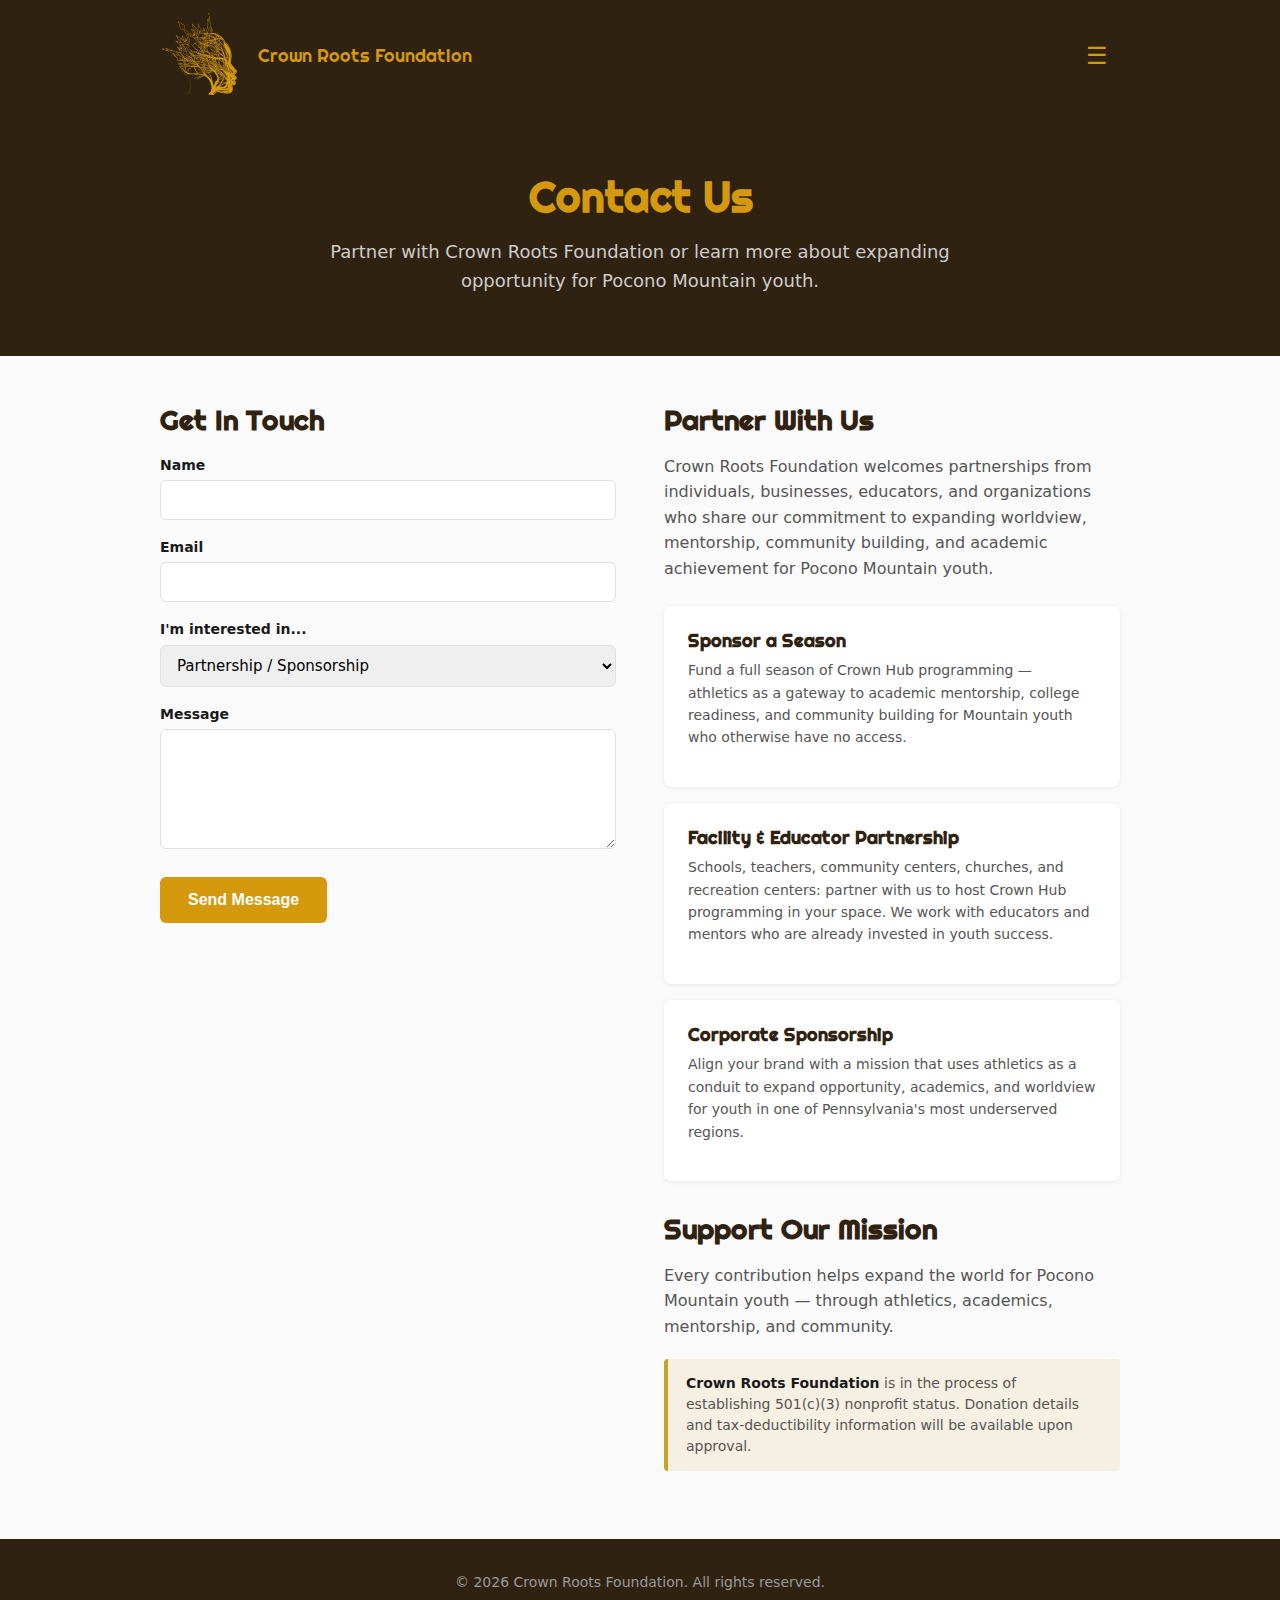
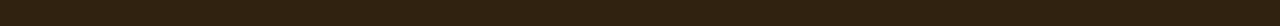
<file: contact.html>
<!DOCTYPE html>
<html lang="en">
<head>
    <meta charset="UTF-8">
    <meta name="viewport" content="width=device-width, initial-scale=1.0">
    <meta name="robots" content="noindex, nofollow">
    <title>Contact — Crown Roots Foundation</title>
    <link rel="stylesheet" href="style.css">
    <link rel="icon" type="image/png" href="assets/Crown Roots Foundation Favicon.png">
</head>
<body>

<nav class="site-nav">
    <div class="nav-inner">
        <a href="index.html" class="nav-brand">
            <img src="assets/light-logo.svg" alt="">
            <span>Crown Roots Foundation</span>
        </a>
        <button class="nav-toggle" aria-label="Toggle navigation">&#9776;</button>
        <ul class="nav-links">
            <li><a href="index.html">Home</a></li>
            <li><a href="about.html">About</a></li>
            <li><a href="opportunity-gap.html">Opportunity Gap</a></li>
            <li><a href="college-database.html">College Database</a></li>
            <li><a href="scholarships.html">Scholarships</a></li>
            <li><a href="board.html">Board</a></li>
            <li><a href="contact.html" class="active">Contact</a></li>
        </ul>
    </div>
</nav>

<div class="hero">
    <h1>Contact Us</h1>
    <p>Partner with Crown Roots Foundation or learn more about expanding opportunity for Pocono Mountain youth.</p>
</div>

<div class="section">
    <div style="display:grid; grid-template-columns: 1fr 1fr; gap: 48px; align-items: start;">

        <div>
            <h2>Get In Touch</h2>
            <form class="contact-form" action="https://formspree.io/f/xjgerybb" method="POST">
                <label for="name">Name</label>
                <input type="text" id="name" name="name" required>

                <label for="email">Email</label>
                <input type="email" id="email" name="email" required>

                <label for="interest">I'm interested in...</label>
                <select id="interest" name="interest">
                    <option value="partnership">Partnership / Sponsorship</option>
                    <option value="donation">Making a Donation</option>
                    <option value="board">Board Service</option>
                    <option value="volunteer">Volunteering</option>
                    <option value="info">General Information</option>
                </select>

                <label for="message">Message</label>
                <textarea id="message" name="message" required></textarea>

                <button type="submit" class="btn btn-primary">Send Message</button>
            </form>
        </div>

        <div>
            <h2>Partner With Us</h2>
            <p>Crown Roots Foundation welcomes partnerships from individuals, businesses, educators, and organizations who share our commitment to expanding worldview, mentorship, community building, and academic achievement for Pocono Mountain youth.</p>

            <div class="card" style="margin-top:24px;">
                <h3>Sponsor a Season</h3>
                <p>Fund a full season of Crown Hub programming &mdash; athletics as a gateway to academic mentorship, college readiness, and community building for Mountain youth who otherwise have no access.</p>
            </div>

            <div class="card" style="margin-top:16px;">
                <h3>Facility &amp; Educator Partnership</h3>
                <p>Schools, teachers, community centers, churches, and recreation centers: partner with us to host Crown Hub programming in your space. We work with educators and mentors who are already invested in youth success.</p>
            </div>

            <div class="card" style="margin-top:16px;">
                <h3>Corporate Sponsorship</h3>
                <p>Align your brand with a mission that uses athletics as a conduit to expand opportunity, academics, and worldview for youth in one of Pennsylvania's most underserved regions.</p>
            </div>

            <h2 style="margin-top:32px;">Support Our Mission</h2>
            <p>Every contribution helps expand the world for Pocono Mountain youth &mdash; through athletics, academics, mentorship, and community.</p>
            <div class="definition-box">
                <strong>Crown Roots Foundation</strong> is in the process of establishing 501(c)(3) nonprofit status. Donation details and tax-deductibility information will be available upon approval.
            </div>
        </div>

    </div>
</div>

<footer class="site-footer">
    <p>&copy; 2026 Crown Roots Foundation. All rights reserved.</p>
</footer>

<script>
document.querySelector('.nav-toggle').addEventListener('click', function() {
    document.querySelector('.nav-links').classList.toggle('open');
});
</script>

<style>
@media (max-width: 768px) {
    .section > div[style*="grid-template-columns"] {
        display: block !important;
    }
    .section > div[style*="grid-template-columns"] > div + div {
        margin-top: 40px;
    }
}
</style>

</body>
</html>
</file>
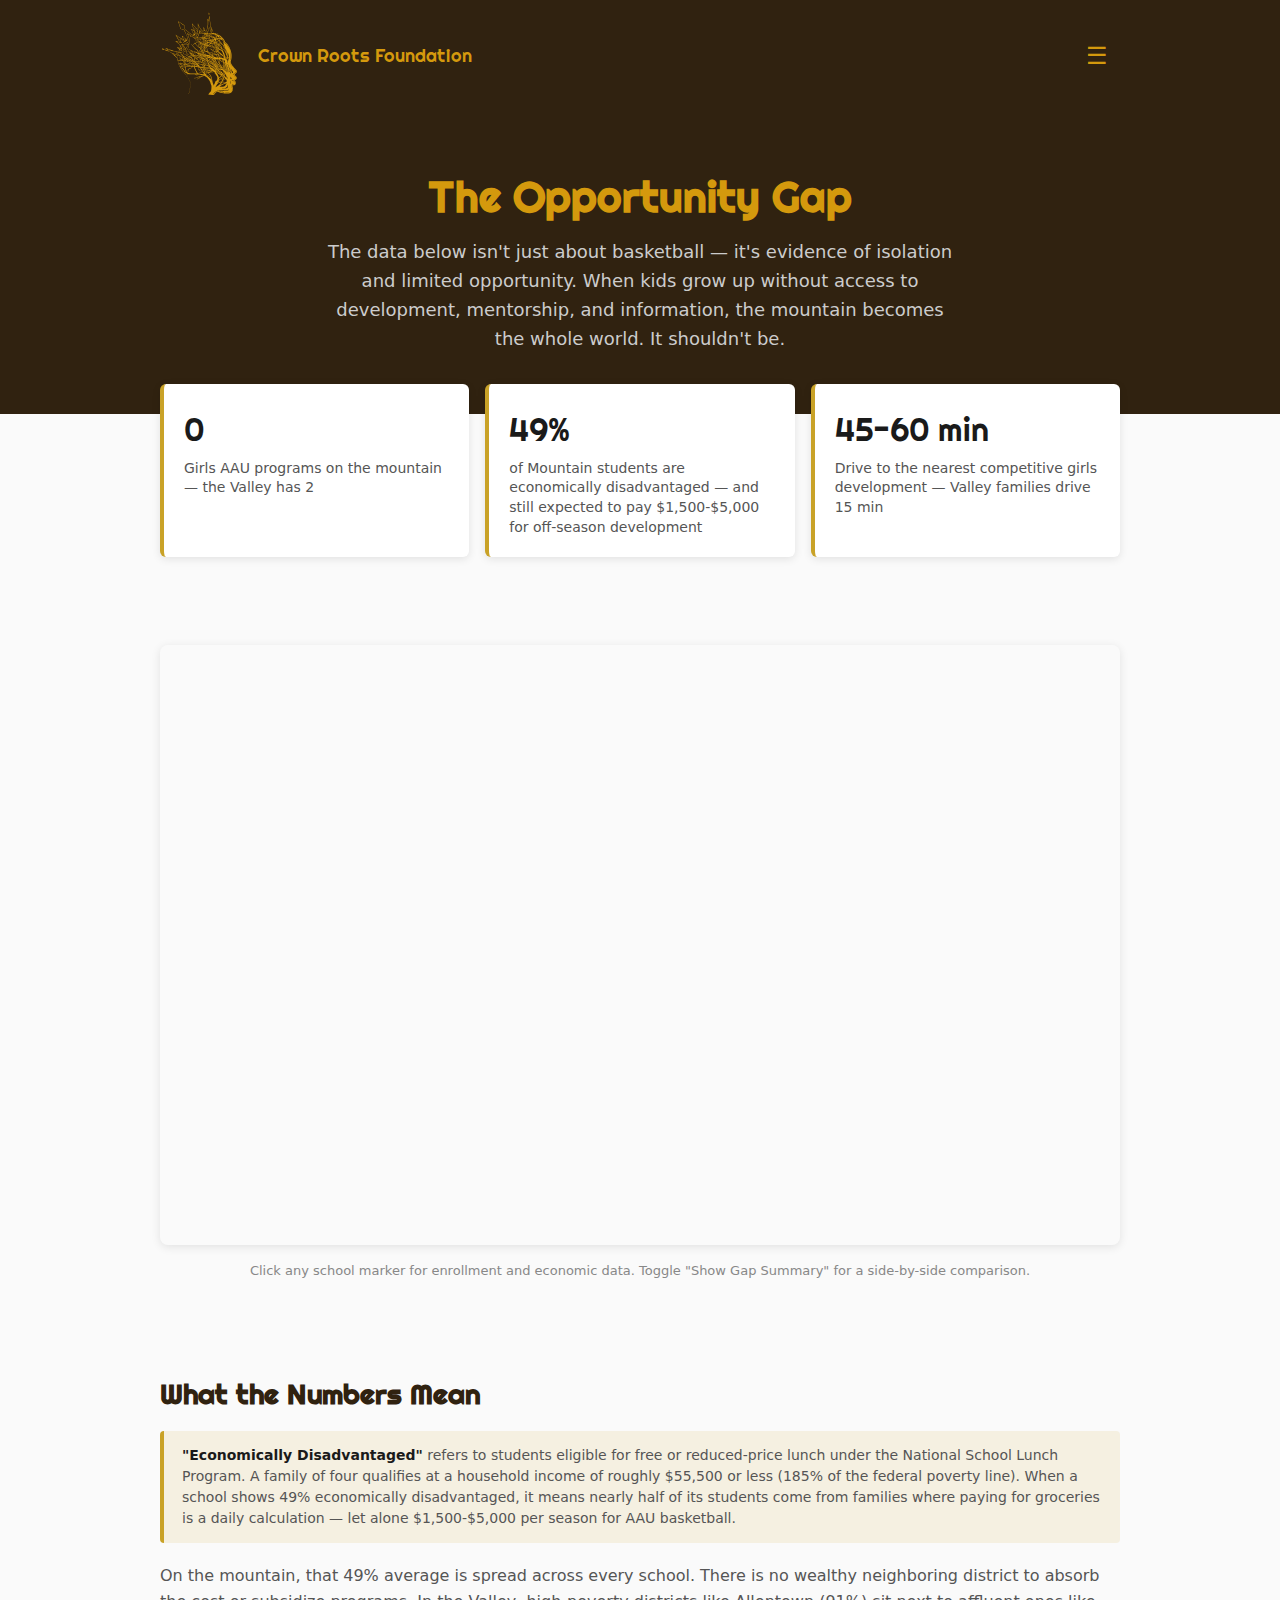
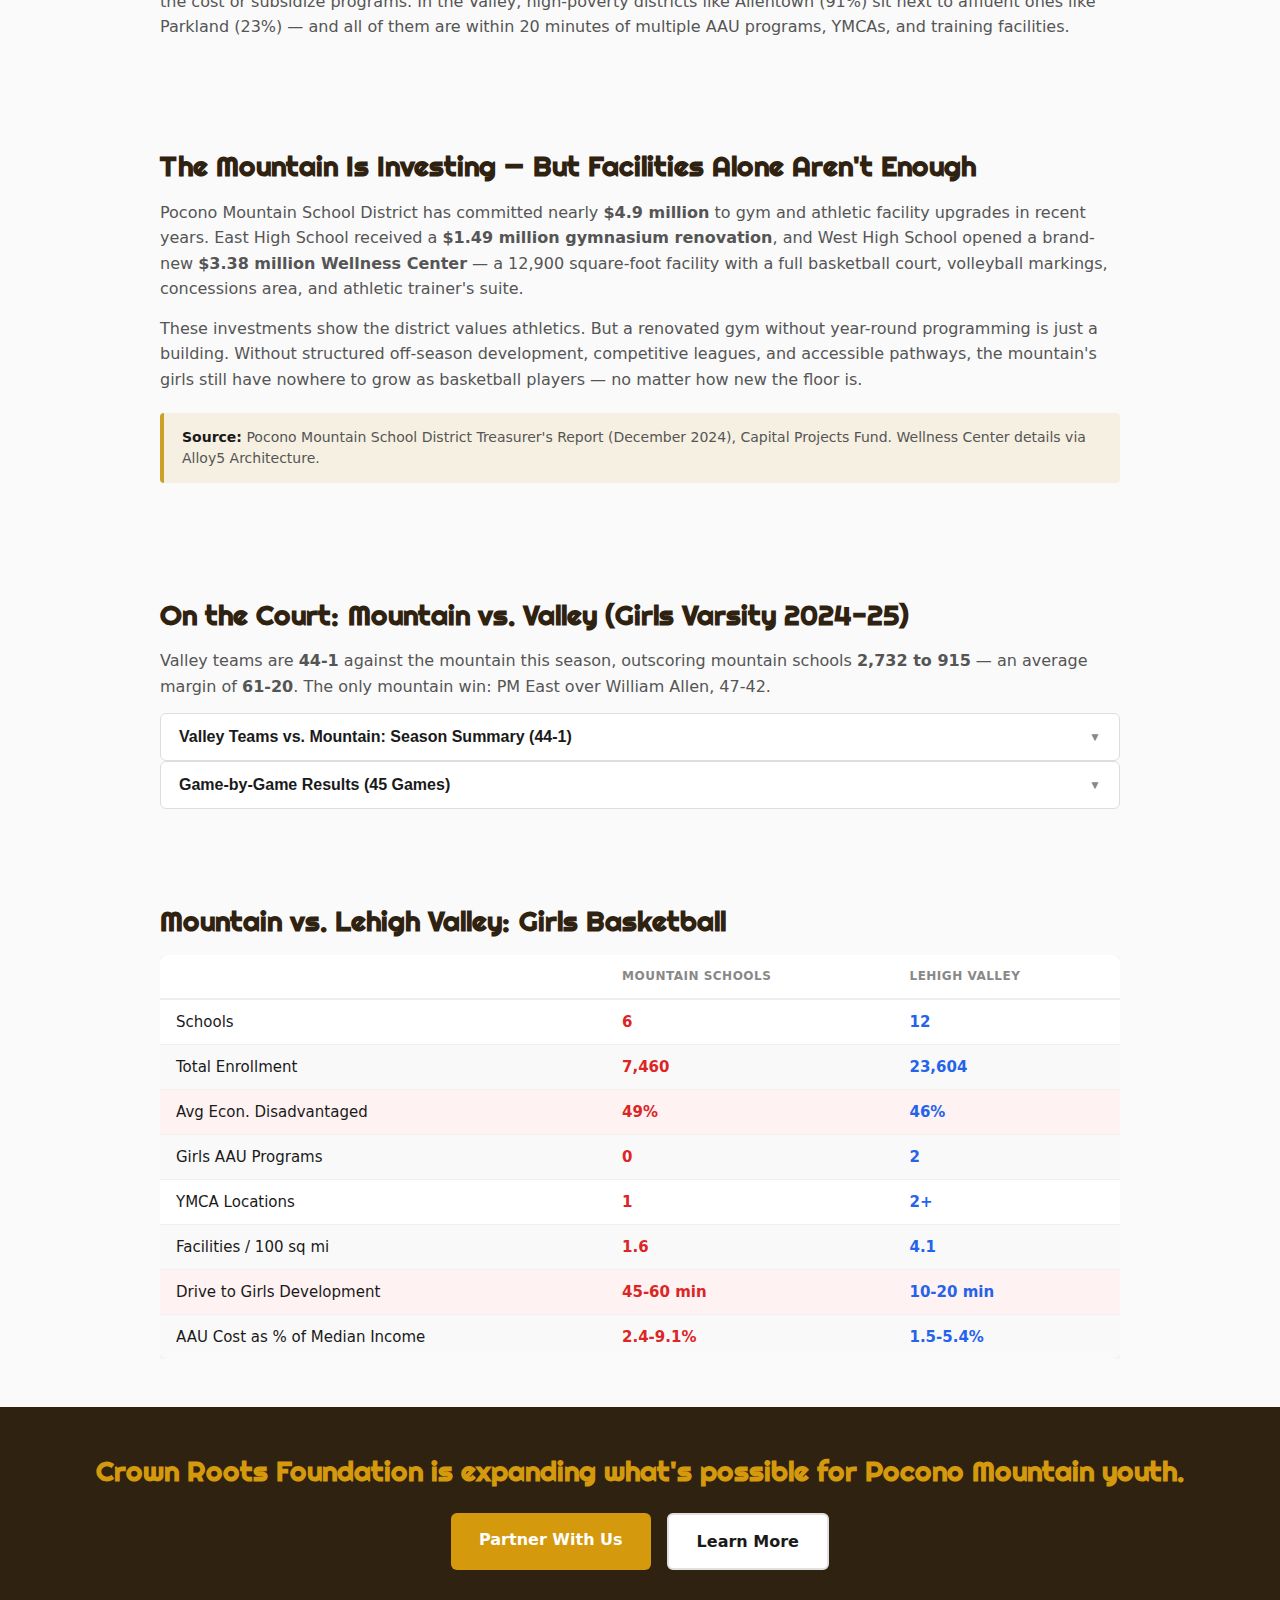
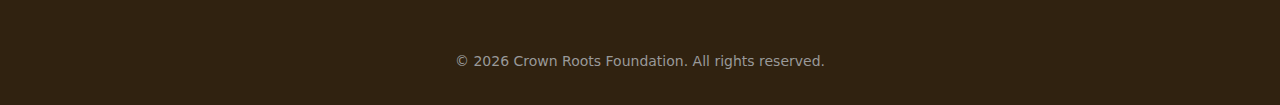
<file: opportunity-gap.html>
<!DOCTYPE html>
<html lang="en">
<head>
    <meta charset="UTF-8">
    <meta name="viewport" content="width=device-width, initial-scale=1.0">
    <meta name="robots" content="noindex, nofollow">
    <title>The Opportunity Gap — Crown Roots Foundation</title>
    <link rel="stylesheet" href="style.css">
    <link rel="icon" type="image/png" href="assets/Crown Roots Foundation Favicon.png">
</head>
<body>

<nav class="site-nav">
    <div class="nav-inner">
        <a href="index.html" class="nav-brand">
            <img src="assets/light-logo.svg" alt="">
            <span>Crown Roots Foundation</span>
        </a>
        <button class="nav-toggle" aria-label="Toggle navigation">&#9776;</button>
        <ul class="nav-links">
            <li><a href="index.html">Home</a></li>
            <li><a href="about.html">About</a></li>
            <li><a href="opportunity-gap.html" class="active">Opportunity Gap</a></li>
            <li><a href="college-database.html">College Database</a></li>
            <li><a href="scholarships.html">Scholarships</a></li>
            <li><a href="board.html">Board</a></li>
            <li><a href="contact.html">Contact</a></li>
        </ul>
    </div>
</nav>

<div class="hero">
    <h1>The Opportunity Gap</h1>
    <p>The data below isn't just about basketball &mdash; it's evidence of isolation and limited opportunity. When kids grow up without access to development, mentorship, and information, the mountain becomes the whole world. It shouldn't be.</p>
</div>

<div class="stat-cards">
    <div class="stat-card">
        <div class="number">0</div>
        <div class="label">Girls AAU programs on the mountain &mdash; the Valley has 2</div>
    </div>
    <div class="stat-card">
        <div class="number">49%</div>
        <div class="label">of Mountain students are economically disadvantaged &mdash; and still expected to pay $1,500-$5,000 for off-season development</div>
    </div>
    <div class="stat-card">
        <div class="number">45-60 min</div>
        <div class="label">Drive to the nearest competitive girls development &mdash; Valley families drive 15 min</div>
    </div>
</div>

<!-- Map -->
<div class="section">
    <div class="map-container">
        <iframe src="https://jeffpollastro.github.io/crown-hub-map/index_with_boundaries.html" title="Crown Hub School Map"></iframe>
        <div class="map-caption">Click any school marker for enrollment and economic data. Toggle "Show Gap Summary" for a side-by-side comparison.</div>
    </div>
</div>

<!-- What the Numbers Mean -->
<div class="section">
    <h2>What the Numbers Mean</h2>
    <div class="definition-box">
        <strong>"Economically Disadvantaged"</strong> refers to students eligible for free or reduced-price lunch under the National School Lunch Program. A family of four qualifies at a household income of roughly $55,500 or less (185% of the federal poverty line). When a school shows 49% economically disadvantaged, it means nearly half of its students come from families where paying for groceries is a daily calculation &mdash; let alone $1,500-$5,000 per season for AAU basketball.
    </div>
    <p>On the mountain, that 49% average is spread across every school. There is no wealthy neighboring district to absorb the cost or subsidize programs. In the Valley, high-poverty districts like Allentown (91%) sit next to affluent ones like Parkland (23%) &mdash; and all of them are within 20 minutes of multiple AAU programs, YMCAs, and training facilities.</p>
</div>

<!-- Infrastructure -->
<div class="section">
    <h2>The Mountain Is Investing &mdash; But Facilities Alone Aren't Enough</h2>
    <p>Pocono Mountain School District has committed nearly <strong>$4.9 million</strong> to gym and athletic facility upgrades in recent years. East High School received a <strong>$1.49 million gymnasium renovation</strong>, and West High School opened a brand-new <strong>$3.38 million Wellness Center</strong> &mdash; a 12,900 square-foot facility with a full basketball court, volleyball markings, concessions area, and athletic trainer's suite.</p>
    <p>These investments show the district values athletics. But a renovated gym without year-round programming is just a building. Without structured off-season development, competitive leagues, and accessible pathways, the mountain's girls still have nowhere to grow as basketball players &mdash; no matter how new the floor is.</p>
    <div class="definition-box">
        <strong>Source:</strong> Pocono Mountain School District Treasurer's Report (December 2024), Capital Projects Fund. Wellness Center details via Alloy5 Architecture.
    </div>
</div>

<!-- Head-to-Head Records -->
<div class="section">
    <h2>On the Court: Mountain vs. Valley (Girls Varsity 2024-25)</h2>
    <p>Valley teams are <strong>44-1</strong> against the mountain this season, outscoring mountain schools <strong>2,732 to 915</strong> &mdash; an average margin of <strong>61-20</strong>. The only mountain win: PM East over William Allen, 47-42.</p>

    <button class="accordion-toggle" data-accordion>
        Valley Teams vs. Mountain: Season Summary (44-1)
        <span class="arrow">&#9660;</span>
    </button>
    <div class="accordion-body">
        <div class="table-scroll">
        <table class="data-table">
            <thead>
                <tr>
                    <th>Valley Team</th>
                    <th>Record vs Mountain</th>
                    <th>Points For-Against</th>
                    <th>Avg Score</th>
                </tr>
            </thead>
            <tbody>
                <tr><td class="valley">Parkland</td><td>4-0</td><td>220-37</td><td>55-9</td></tr>
                <tr><td class="valley">Emmaus</td><td>4-0</td><td>277-54</td><td>69-14</td></tr>
                <tr><td class="valley">Easton</td><td>3-0</td><td>251-49</td><td>84-16</td></tr>
                <tr><td class="valley">Dieruff</td><td>5-0</td><td>295-98</td><td>59-20</td></tr>
                <tr><td class="valley">Liberty</td><td>4-0</td><td>269-67</td><td>67-17</td></tr>
                <tr><td class="valley">Nazareth</td><td>4-0</td><td>272-69</td><td>68-17</td></tr>
                <tr><td class="valley">Whitehall</td><td>4-0</td><td>203-96</td><td>51-24</td></tr>
                <tr><td class="valley">Northampton</td><td>4-0</td><td>202-119</td><td>51-30</td></tr>
                <tr><td class="valley">Freedom</td><td>4-0</td><td>236-94</td><td>59-24</td></tr>
                <tr><td class="valley">Bethlehem Catholic</td><td>3-0</td><td>176-51</td><td>59-17</td></tr>
                <tr><td class="valley">William Allen</td><td>2-1</td><td>144-96</td><td>48-32</td></tr>
                <tr><td class="valley">AL Central Catholic</td><td>3-0</td><td>187-85</td><td>62-28</td></tr>
                <tr style="font-weight:700;border-top:2px solid #ccc;"><td>TOTAL</td><td>44-1</td><td>2,732-915</td><td>61-20</td></tr>
            </tbody>
        </table>
        </div>
    </div>

    <button class="accordion-toggle" data-accordion>
        Game-by-Game Results (45 Games)
        <span class="arrow">&#9660;</span>
    </button>
    <div class="accordion-body">
        <div class="table-scroll">
        <table class="data-table">
            <thead>
                <tr>
                    <th>Mountain Team</th>
                    <th>Valley Opponent</th>
                    <th>Score (Mtn-Val)</th>
                    <th>Result</th>
                </tr>
            </thead>
            <tbody>
                <tr><td class="mountain">ES South</td><td>Parkland</td><td>6-57</td><td class="valley">L</td></tr>
                <tr><td class="mountain">ES South</td><td>Emmaus</td><td>19-62</td><td class="valley">L</td></tr>
                <tr><td class="mountain">ES South</td><td>Dieruff</td><td>30-60</td><td class="valley">L</td></tr>
                <tr><td class="mountain">ES South</td><td>Liberty</td><td>22-60</td><td class="valley">L</td></tr>
                <tr><td class="mountain">ES South</td><td>Nazareth</td><td>19-80</td><td class="valley">L</td></tr>
                <tr><td class="mountain">ES South</td><td>Whitehall</td><td>35-52</td><td class="valley">L</td></tr>
                <tr><td class="mountain">ES South</td><td>Northampton</td><td>36-50</td><td class="valley">L</td></tr>
                <tr><td class="mountain">ES South</td><td>Beth Cath</td><td>14-30</td><td class="valley">L</td></tr>
                <tr><td class="mountain">ES South</td><td>AL Cent Cath</td><td>32-65</td><td class="valley">L</td></tr>
                <tr><td class="mountain">PM West</td><td>Parkland</td><td>12-60</td><td class="valley">L</td></tr>
                <tr><td class="mountain">PM West</td><td>Dieruff</td><td>15-57</td><td class="valley">L</td></tr>
                <tr><td class="mountain">PM West</td><td>Liberty</td><td>31-68</td><td class="valley">L</td></tr>
                <tr><td class="mountain">PM West</td><td>Nazareth</td><td>25-65</td><td class="valley">L</td></tr>
                <tr><td class="mountain">PM West</td><td>Freedom</td><td>29-56</td><td class="valley">L</td></tr>
                <tr><td class="mountain">PM West</td><td>Beth Cath</td><td>17-67</td><td class="valley">L</td></tr>
                <tr><td class="mountain">PM West</td><td>AL Cent Cath</td><td>29-60</td><td class="valley">L</td></tr>
                <tr><td class="mountain">ES North</td><td>Emmaus</td><td>18-74</td><td class="valley">L</td></tr>
                <tr><td class="mountain">ES North</td><td>Easton</td><td>11-100</td><td class="valley">L</td></tr>
                <tr><td class="mountain">ES North</td><td>Dieruff</td><td>31-73</td><td class="valley">L</td></tr>
                <tr><td class="mountain">ES North</td><td>Whitehall</td><td>8-54</td><td class="valley">L</td></tr>
                <tr><td class="mountain">ES North</td><td>Northampton</td><td>19-61</td><td class="valley">L</td></tr>
                <tr><td class="mountain">ES North</td><td>Freedom</td><td>25-67</td><td class="valley">L</td></tr>
                <tr><td class="mountain">ES North</td><td>Wm Allen</td><td>28-51</td><td class="valley">L</td></tr>
                <tr><td class="mountain">PM East</td><td>Emmaus</td><td>13-60</td><td class="valley">L</td></tr>
                <tr><td class="mountain">PM East</td><td>Easton</td><td>27-78</td><td class="valley">L</td></tr>
                <tr><td class="mountain">PM East</td><td>Dieruff</td><td>9-52</td><td class="valley">L</td></tr>
                <tr><td class="mountain">PM East</td><td>Nazareth</td><td>18-66</td><td class="valley">L</td></tr>
                <tr><td class="mountain">PM East</td><td>Whitehall</td><td>14-48</td><td class="valley">L</td></tr>
                <tr><td class="mountain">PM East</td><td>Northampton</td><td>31-46</td><td class="valley">L</td></tr>
                <tr><td class="mountain">PM East</td><td>Freedom</td><td>18-60</td><td class="valley">L</td></tr>
                <tr style="background:#f0fdf4;"><td class="mountain">PM East</td><td>Wm Allen</td><td>47-42</td><td style="color:#16a34a;font-weight:700;">W</td></tr>
                <tr><td class="mountain">Pleasant Valley</td><td>Parkland</td><td>13-48</td><td class="valley">L</td></tr>
                <tr><td class="mountain">Pleasant Valley</td><td>Dieruff</td><td>13-53</td><td class="valley">L</td></tr>
                <tr><td class="mountain">Pleasant Valley</td><td>Liberty</td><td>14-71</td><td class="valley">L</td></tr>
                <tr><td class="mountain">Pleasant Valley</td><td>Nazareth</td><td>7-61</td><td class="valley">L</td></tr>
                <tr><td class="mountain">Pleasant Valley</td><td>Beth Cath</td><td>20-59</td><td class="valley">L</td></tr>
                <tr><td class="mountain">Pleasant Valley</td><td>AL Cent Cath</td><td>24-62</td><td class="valley">L</td></tr>
                <tr><td class="mountain">Stroudsburg</td><td>Parkland</td><td>6-56</td><td class="valley">L</td></tr>
                <tr><td class="mountain">Stroudsburg</td><td>Emmaus</td><td>4-81</td><td class="valley">L</td></tr>
                <tr><td class="mountain">Stroudsburg</td><td>Easton</td><td>11-73</td><td class="valley">L</td></tr>
                <tr><td class="mountain">Stroudsburg</td><td>Liberty</td><td>24-70</td><td class="valley">L</td></tr>
                <tr><td class="mountain">Stroudsburg</td><td>Whitehall</td><td>39-49</td><td class="valley">L</td></tr>
                <tr><td class="mountain">Stroudsburg</td><td>Northampton</td><td>33-45</td><td class="valley">L</td></tr>
                <tr><td class="mountain">Stroudsburg</td><td>Freedom</td><td>22-53</td><td class="valley">L</td></tr>
                <tr><td class="mountain">Stroudsburg</td><td>Wm Allen</td><td>29-51</td><td class="valley">L</td></tr>
            </tbody>
        </table>
        </div>
    </div>
</div>

<!-- Comparison Table -->
<div class="section">
    <h2>Mountain vs. Lehigh Valley: Girls Basketball</h2>
    <div class="table-scroll">
    <table class="data-table">
        <thead>
            <tr>
                <th></th>
                <th>Mountain Schools</th>
                <th>Lehigh Valley</th>
            </tr>
        </thead>
        <tbody>
            <tr><td>Schools</td><td class="mountain">6</td><td class="valley">12</td></tr>
            <tr><td>Total Enrollment</td><td class="mountain">7,460</td><td class="valley">23,604</td></tr>
            <tr class="worse"><td>Avg Econ. Disadvantaged</td><td class="mountain">49%</td><td class="valley">46%</td></tr>
            <tr class="worse"><td>Girls AAU Programs</td><td class="mountain">0</td><td class="valley">2</td></tr>
            <tr><td>YMCA Locations</td><td class="mountain">1</td><td class="valley">2+</td></tr>
            <tr class="worse"><td>Facilities / 100 sq mi</td><td class="mountain">1.6</td><td class="valley">4.1</td></tr>
            <tr class="worse"><td>Drive to Girls Development</td><td class="mountain">45-60 min</td><td class="valley">10-20 min</td></tr>
            <tr class="worse"><td>AAU Cost as % of Median Income</td><td class="mountain">2.4-9.1%</td><td class="valley">1.5-5.4%</td></tr>
        </tbody>
    </table>
    </div>
</div>

<div class="cta-banner">
    <h2>Crown Roots Foundation is expanding what's possible for Pocono Mountain youth.</h2>
    <div class="cta-buttons">
        <a href="contact.html" class="btn btn-primary">Partner With Us</a>
        <a href="about.html" class="btn btn-secondary">Learn More</a>
    </div>
</div>

<footer class="site-footer">
    <p>&copy; 2026 Crown Roots Foundation. All rights reserved.</p>
</footer>

<script>
document.querySelectorAll('[data-accordion]').forEach(function(toggle) {
    toggle.addEventListener('click', function() {
        this.classList.toggle('open');
        this.nextElementSibling.classList.toggle('open');
    });
});
document.querySelector('.nav-toggle').addEventListener('click', function() {
    document.querySelector('.nav-links').classList.toggle('open');
});
</script>

</body>
</html>
</file>
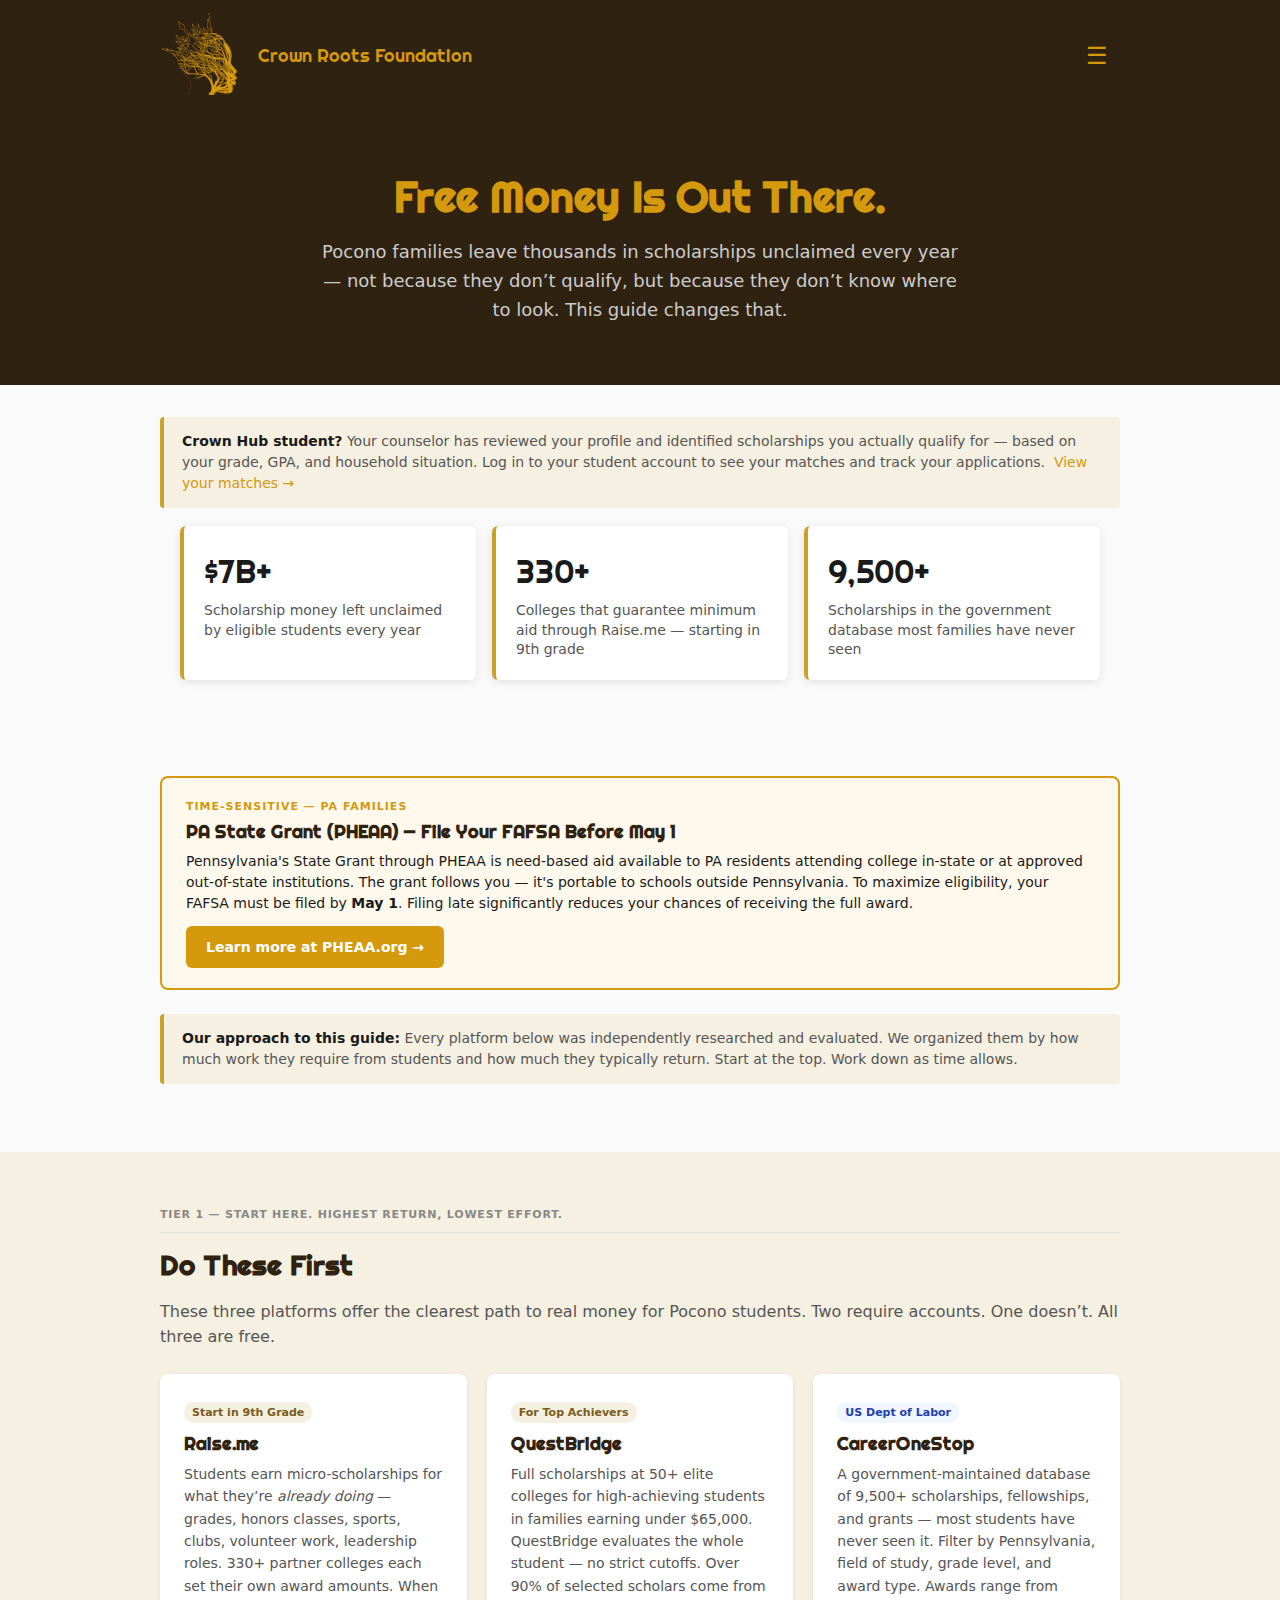
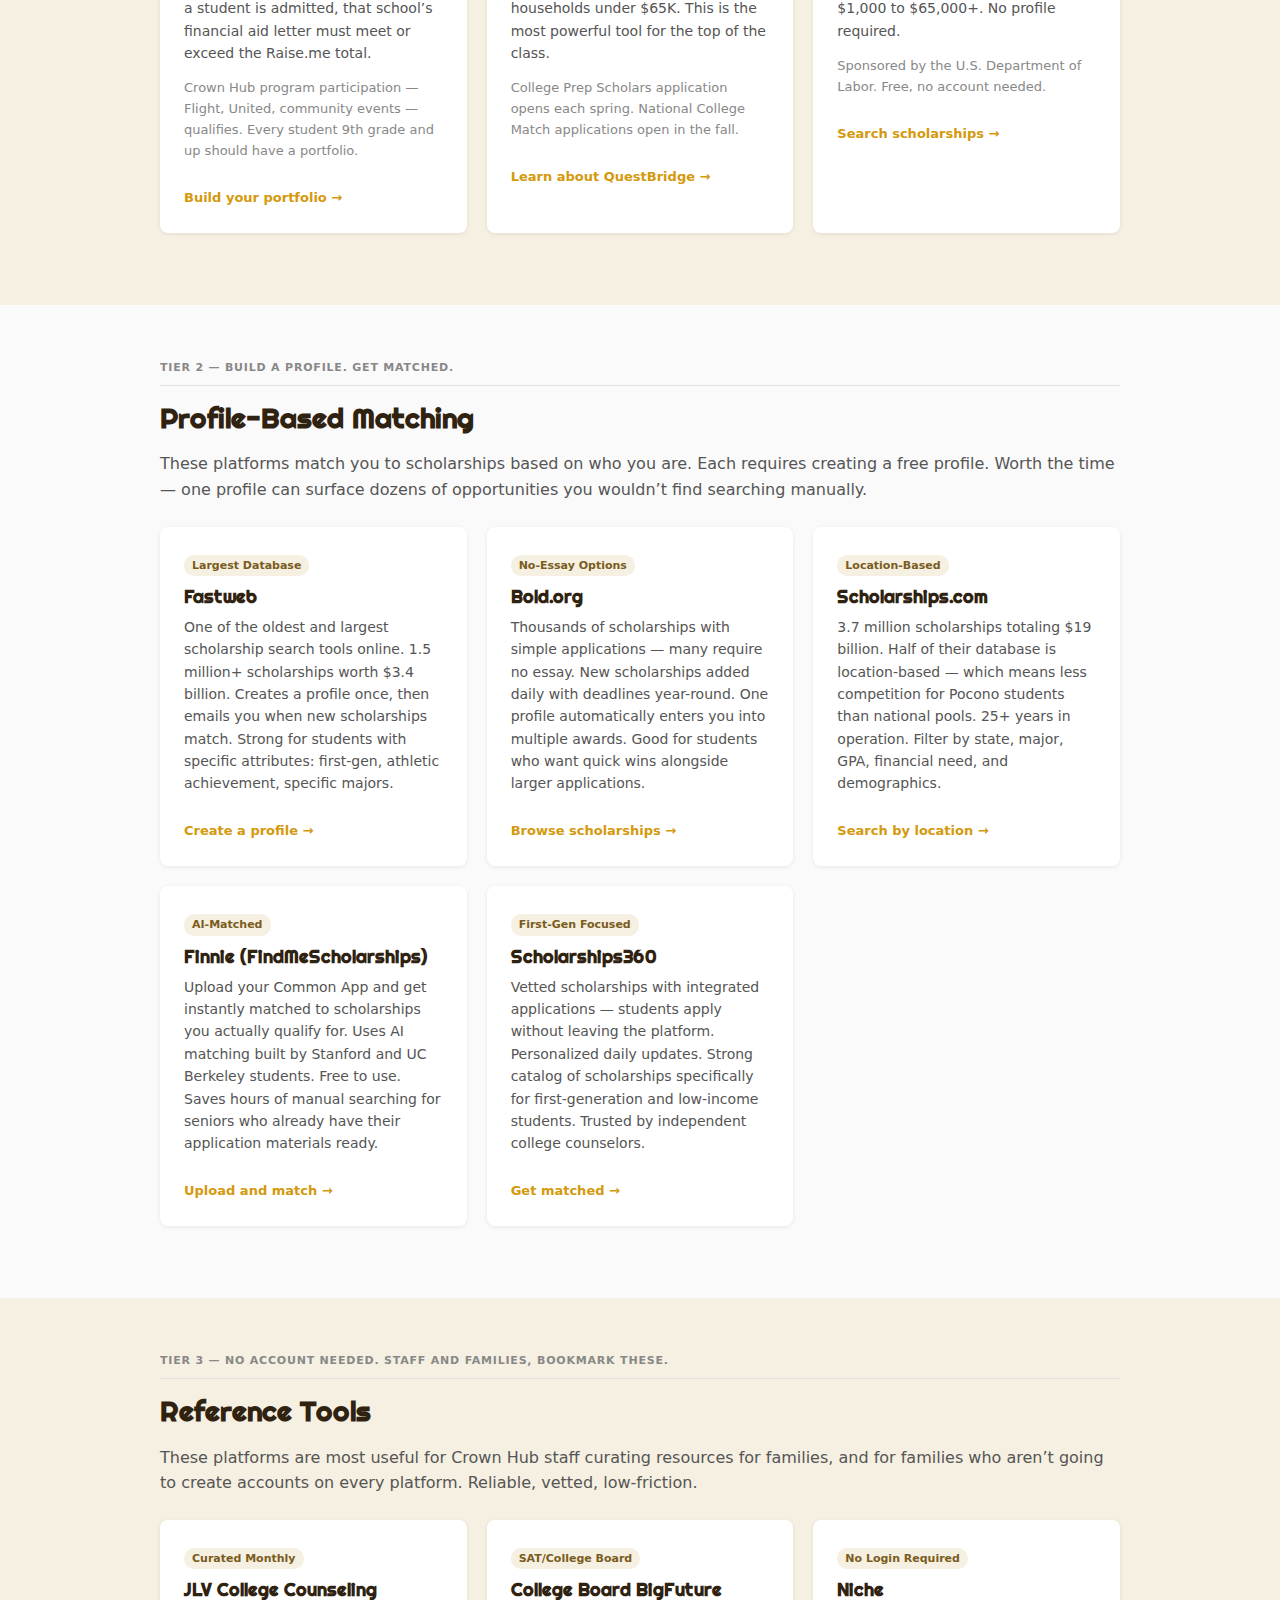
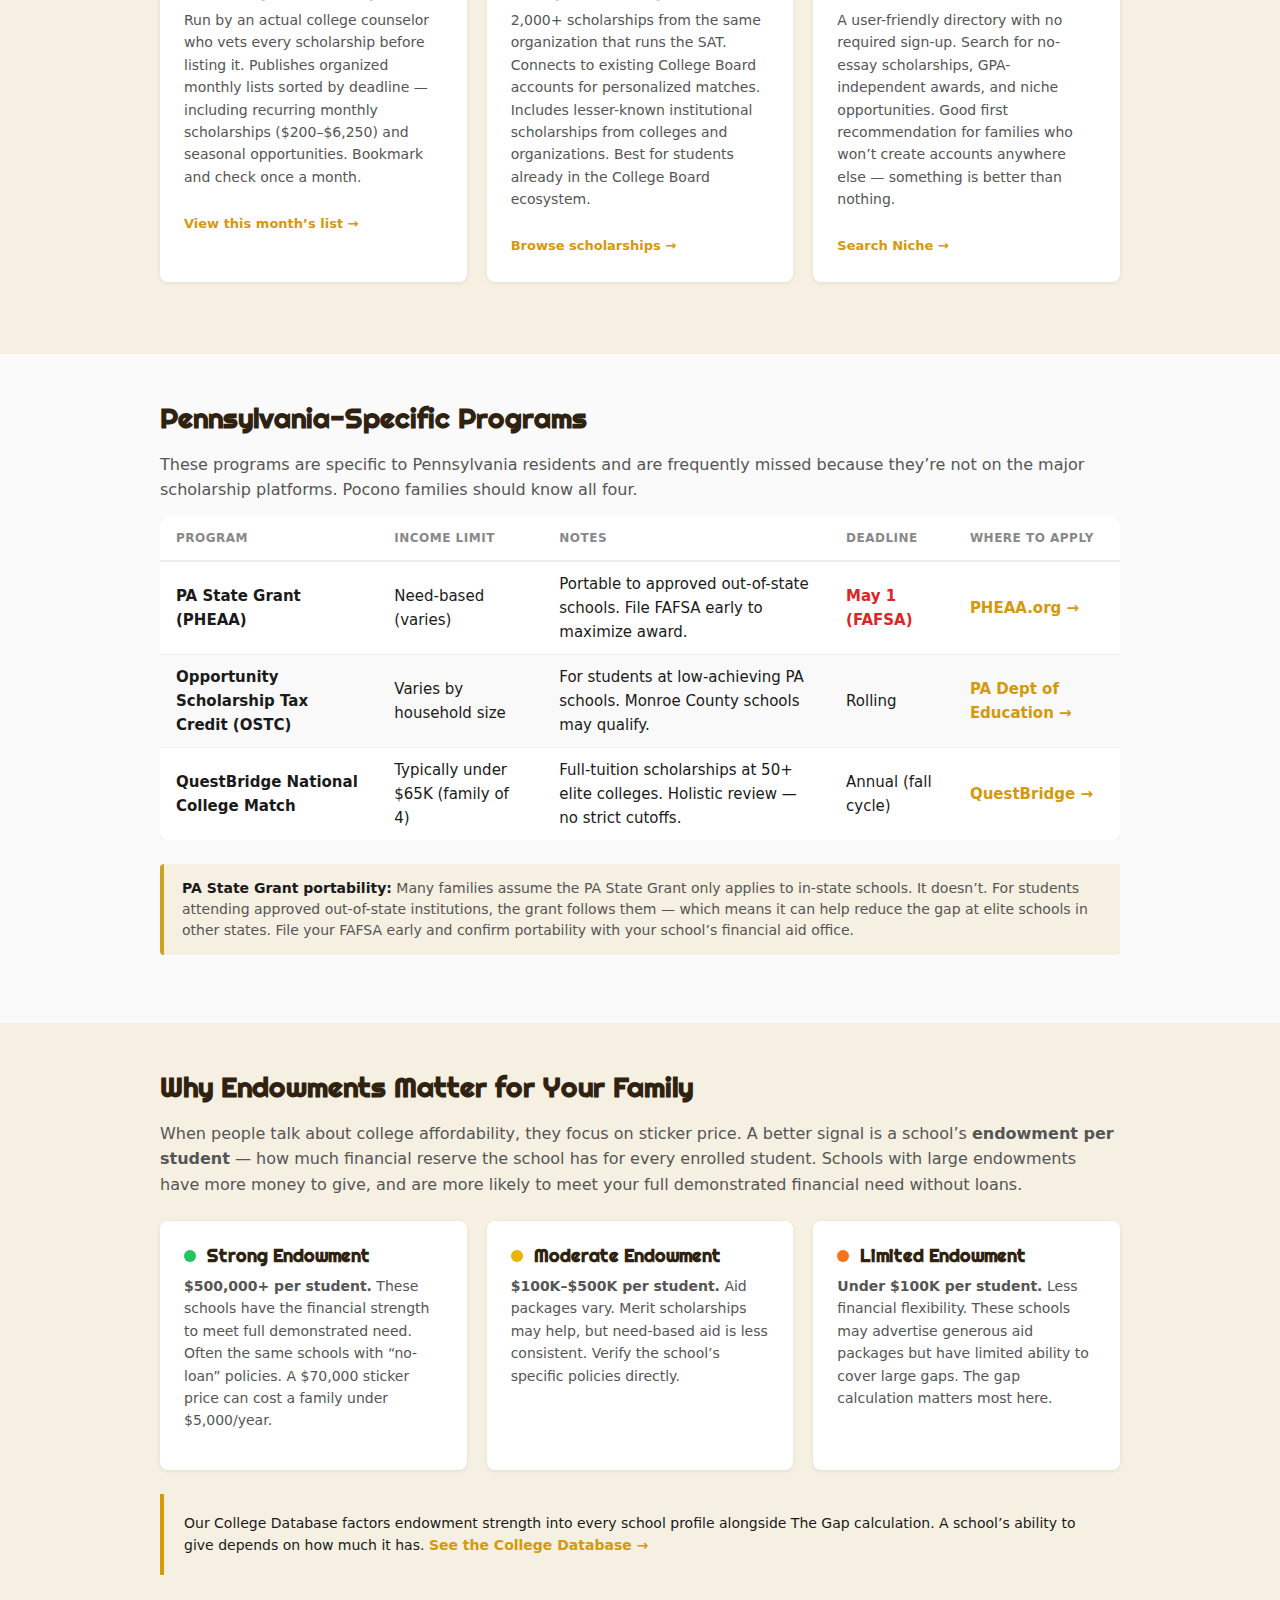
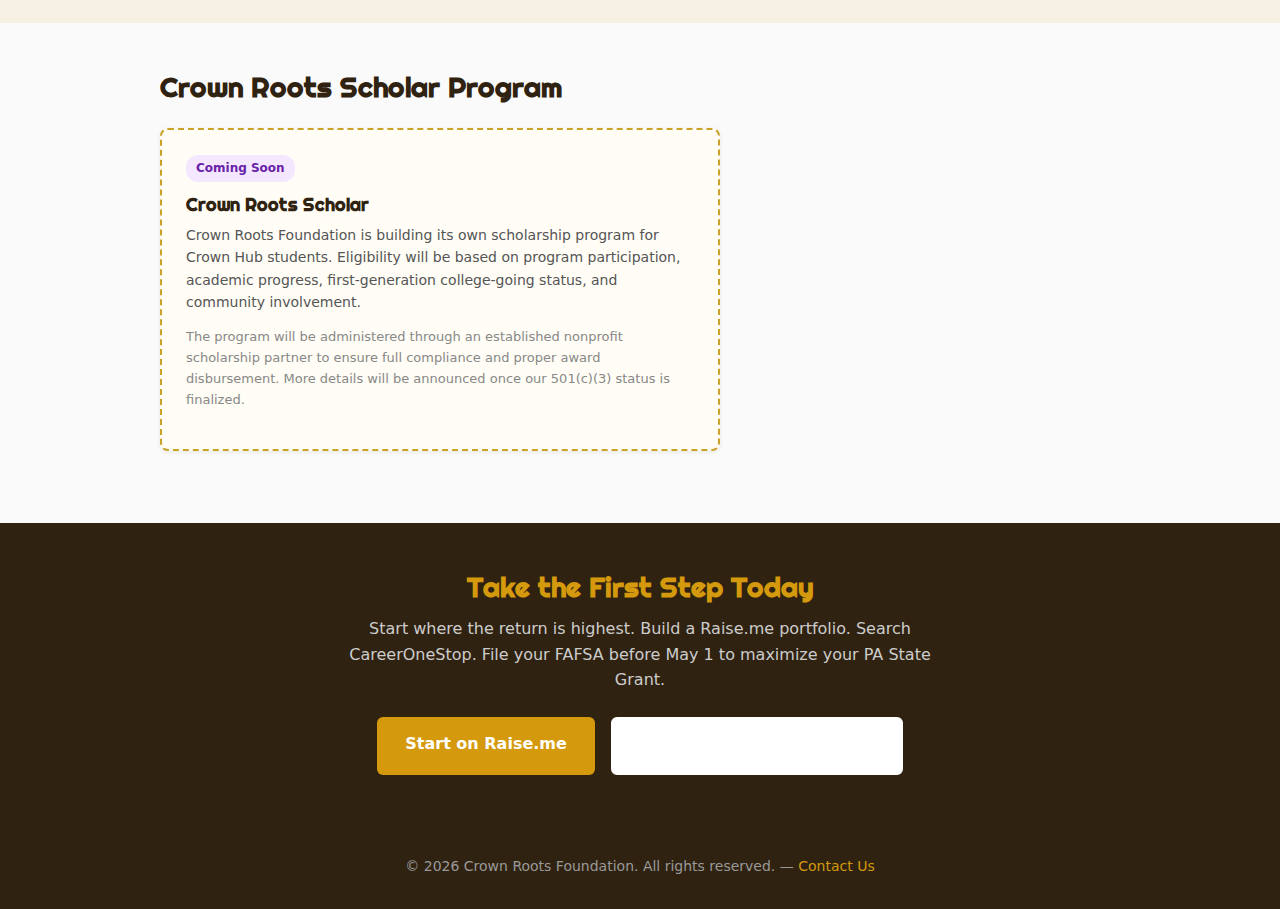
<file: scholarships.html>
<!DOCTYPE html>
<html lang="en">
<head>
    <meta charset="UTF-8">
    <meta name="viewport" content="width=device-width, initial-scale=1.0">
    <meta name="robots" content="noindex, nofollow">
    <title>Scholarships & Aid — Crown Roots Foundation</title>
    <link rel="stylesheet" href="style.css">
    <link rel="icon" type="image/png" href="assets/Crown Roots Foundation Favicon.png">
    <style>
        .urgent-callout {
            background: #fef9ec;
            border: 2px solid var(--gold);
            border-radius: 8px;
            padding: 20px 24px;
            margin: 24px 0;
        }
        .urgent-callout .urgent-label {
            font-size: 11px;
            font-weight: 700;
            text-transform: uppercase;
            letter-spacing: 1px;
            color: var(--gold);
            margin-bottom: 6px;
        }
        .urgent-callout h3 {
            font-family: 'Righteous', sans-serif;
            font-size: 18px;
            color: var(--dark-brown);
            margin: 0 0 8px;
        }
        .urgent-callout p {
            font-size: 14px;
            color: var(--text);
            margin: 0 0 12px;
            line-height: 1.5;
        }
        .tier-label {
            display: inline-block;
            font-size: 11px;
            font-weight: 700;
            text-transform: uppercase;
            letter-spacing: 0.8px;
            color: var(--text-muted);
            margin-bottom: 16px;
            padding-bottom: 8px;
            border-bottom: 1px solid var(--border);
            width: 100%;
        }
        .card .platform-tag {
            display: inline-block;
            font-size: 11px;
            font-weight: 600;
            padding: 2px 8px;
            border-radius: 10px;
            margin-bottom: 10px;
            background: #f5f0e1;
            color: #7a5c1e;
        }
        .card .platform-tag.tag-urgent {
            background: #fef9ec;
            color: #92400e;
        }
        .card .platform-tag.tag-pa {
            background: #eff6ff;
            color: #1e40af;
        }
        .card a.card-link {
            display: inline-block;
            margin-top: 12px;
            font-size: 13px;
            font-weight: 600;
            color: var(--gold);
            text-decoration: none;
        }
        .card a.card-link:hover {
            text-decoration: underline;
        }
        .endowment-note {
            background: #f5f0e1;
            border-left: 4px solid var(--gold);
            padding: 18px 20px;
            border-radius: 0 6px 6px 0;
            margin: 24px 0 0;
        }
        .endowment-note p {
            font-size: 14px;
            line-height: 1.6;
            margin: 0;
            color: var(--text);
        }
        .coming-soon-card {
            border: 2px dashed var(--accent-gold);
            background: #fffdf5;
        }
        .pa-table td a {
            color: var(--gold);
            font-weight: 600;
            text-decoration: none;
        }
        .pa-table td a:hover {
            text-decoration: underline;
        }
        .pa-table td:first-child {
            font-weight: 600;
        }
    </style>
</head>
<body>

<nav class="site-nav">
    <div class="nav-inner">
        <a href="index.html" class="nav-brand">
            <img src="assets/light-logo.svg" alt="">
            <span>Crown Roots Foundation</span>
        </a>
        <button class="nav-toggle" aria-label="Toggle navigation">&#9776;</button>
        <ul class="nav-links">
            <li><a href="index.html">Home</a></li>
            <li><a href="about.html">About</a></li>
            <li><a href="opportunity-gap.html">Opportunity Gap</a></li>
            <li><a href="college-database.html">College Database</a></li>
            <li><a href="scholarships.html" class="active">Scholarships</a></li>
            <li><a href="board.html">Board</a></li>
            <li><a href="contact.html">Contact</a></li>
        </ul>
    </div>
</nav>

<div class="hero">
    <h1>Free Money Is Out There.</h1>
    <p>Pocono families leave thousands in scholarships unclaimed every year &mdash; not because they don&rsquo;t qualify, but because they don&rsquo;t know where to look. This guide changes that.</p>
</div>

<!-- Crown Hub Student CTA -->
<div class="section" style="padding-bottom: 0; padding-top: 32px;">
    <div class="definition-box" style="margin: 0;">
        <strong>Crown Hub student?</strong> Your counselor has reviewed your profile and identified scholarships you actually qualify for &mdash; based on your grade, GPA, and household situation. Log in to your student account to see your matches and track your applications.
        &nbsp;<a href="https://crownrootsintakesystem.vercel.app/login" style="color: var(--gold);">View your matches &rarr;</a>
    </div>
</div>

<!-- Stat Cards -->
<div class="section" style="padding-bottom: 0;">
    <div class="stat-cards">
        <div class="stat-card">
            <div class="number">$7B+</div>
            <div class="label">Scholarship money left unclaimed by eligible students every year</div>
        </div>
        <div class="stat-card">
            <div class="number">330+</div>
            <div class="label">Colleges that guarantee minimum aid through Raise.me &mdash; starting in 9th grade</div>
        </div>
        <div class="stat-card">
            <div class="number">9,500+</div>
            <div class="label">Scholarships in the government database most families have never seen</div>
        </div>
    </div>
</div>

<!-- Urgent: PHEAA -->
<div class="section" style="padding-top: 32px;">
    <div class="urgent-callout">
        <div class="urgent-label">Time-Sensitive — PA Families</div>
        <h3>PA State Grant (PHEAA) — File Your FAFSA Before May 1</h3>
        <p>Pennsylvania's State Grant through PHEAA is need-based aid available to PA residents attending college in-state or at approved out-of-state institutions. The grant follows you &mdash; it's portable to schools outside Pennsylvania. To maximize eligibility, your FAFSA must be filed by <strong>May 1</strong>. Filing late significantly reduces your chances of receiving the full award.</p>
        <a href="https://www.pheaa.org" target="_blank" rel="noopener" class="btn btn-primary" style="font-size:14px; padding: 10px 20px;">Learn more at PHEAA.org &rarr;</a>
    </div>

    <div class="definition-box">
        <strong>Our approach to this guide:</strong> Every platform below was independently researched and evaluated. We organized them by how much work they require from students and how much they typically return. Start at the top. Work down as time allows.
    </div>
</div>

<!-- Tier 1 -->
<div class="section-alt">
    <div class="section-inner">
        <span class="tier-label">Tier 1 &mdash; Start Here. Highest return, lowest effort.</span>
        <h2>Do These First</h2>
        <p>These three platforms offer the clearest path to real money for Pocono students. Two require accounts. One doesn&rsquo;t. All three are free.</p>

        <div class="card-grid">
            <div class="card">
                <span class="platform-tag">Start in 9th Grade</span>
                <h3>Raise.me</h3>
                <p>Students earn micro-scholarships for what they&rsquo;re <em>already doing</em> &mdash; grades, honors classes, sports, clubs, volunteer work, leadership roles. 330+ partner colleges each set their own award amounts. When a student is admitted, that school&rsquo;s financial aid letter must meet or exceed the Raise.me total.</p>
                <p style="font-size:13px; color: var(--text-muted); margin-top: 8px;">Crown Hub program participation &mdash; Flight, United, community events &mdash; qualifies. Every student 9th grade and up should have a portfolio.</p>
                <a href="https://www.raise.me" target="_blank" rel="noopener" class="card-link">Build your portfolio &rarr;</a>
            </div>
            <div class="card">
                <span class="platform-tag">For Top Achievers</span>
                <h3>QuestBridge</h3>
                <p>Full scholarships at 50+ elite colleges for high-achieving students in families earning under $65,000. QuestBridge evaluates the whole student &mdash; no strict cutoffs. Over 90% of selected scholars come from households under $65K. This is the most powerful tool for the top of the class.</p>
                <p style="font-size:13px; color: var(--text-muted); margin-top: 8px;">College Prep Scholars application opens each spring. National College Match applications open in the fall.</p>
                <a href="https://www.questbridge.org" target="_blank" rel="noopener" class="card-link">Learn about QuestBridge &rarr;</a>
            </div>
            <div class="card">
                <span class="platform-tag tag-pa">US Dept of Labor</span>
                <h3>CareerOneStop</h3>
                <p>A government-maintained database of 9,500+ scholarships, fellowships, and grants &mdash; most students have never seen it. Filter by Pennsylvania, field of study, grade level, and award type. Awards range from $1,000 to $65,000+. No profile required.</p>
                <p style="font-size:13px; color: var(--text-muted); margin-top: 8px;">Sponsored by the U.S. Department of Labor. Free, no account needed.</p>
                <a href="https://www.careeronestop.org/toolkit/training/find-scholarships.aspx" target="_blank" rel="noopener" class="card-link">Search scholarships &rarr;</a>
            </div>
        </div>
    </div>
</div>

<!-- Tier 2 -->
<div class="section">
    <span class="tier-label">Tier 2 &mdash; Build a profile. Get matched.</span>
    <h2>Profile-Based Matching</h2>
    <p>These platforms match you to scholarships based on who you are. Each requires creating a free profile. Worth the time &mdash; one profile can surface dozens of opportunities you wouldn&rsquo;t find searching manually.</p>

    <div class="card-grid">
        <div class="card">
            <span class="platform-tag">Largest Database</span>
            <h3>Fastweb</h3>
            <p>One of the oldest and largest scholarship search tools online. 1.5 million+ scholarships worth $3.4 billion. Creates a profile once, then emails you when new scholarships match. Strong for students with specific attributes: first-gen, athletic achievement, specific majors.</p>
            <a href="https://www.fastweb.com" target="_blank" rel="noopener" class="card-link">Create a profile &rarr;</a>
        </div>
        <div class="card">
            <span class="platform-tag">No-Essay Options</span>
            <h3>Bold.org</h3>
            <p>Thousands of scholarships with simple applications &mdash; many require no essay. New scholarships added daily with deadlines year-round. One profile automatically enters you into multiple awards. Good for students who want quick wins alongside larger applications.</p>
            <a href="https://bold.org/scholarships" target="_blank" rel="noopener" class="card-link">Browse scholarships &rarr;</a>
        </div>
        <div class="card">
            <span class="platform-tag">Location-Based</span>
            <h3>Scholarships.com</h3>
            <p>3.7 million scholarships totaling $19 billion. Half of their database is location-based &mdash; which means less competition for Pocono students than national pools. 25+ years in operation. Filter by state, major, GPA, financial need, and demographics.</p>
            <a href="https://www.scholarships.com" target="_blank" rel="noopener" class="card-link">Search by location &rarr;</a>
        </div>
        <div class="card">
            <span class="platform-tag">AI-Matched</span>
            <h3>Finnie (FindMeScholarships)</h3>
            <p>Upload your Common App and get instantly matched to scholarships you actually qualify for. Uses AI matching built by Stanford and UC Berkeley students. Free to use. Saves hours of manual searching for seniors who already have their application materials ready.</p>
            <a href="https://www.findmescholarships.com" target="_blank" rel="noopener" class="card-link">Upload and match &rarr;</a>
        </div>
        <div class="card">
            <span class="platform-tag">First-Gen Focused</span>
            <h3>Scholarships360</h3>
            <p>Vetted scholarships with integrated applications &mdash; students apply without leaving the platform. Personalized daily updates. Strong catalog of scholarships specifically for first-generation and low-income students. Trusted by independent college counselors.</p>
            <a href="https://scholarships360.org" target="_blank" rel="noopener" class="card-link">Get matched &rarr;</a>
        </div>
    </div>
</div>

<!-- Tier 3 -->
<div class="section-alt">
    <div class="section-inner">
        <span class="tier-label">Tier 3 &mdash; No account needed. Staff and families, bookmark these.</span>
        <h2>Reference Tools</h2>
        <p>These platforms are most useful for Crown Hub staff curating resources for families, and for families who aren&rsquo;t going to create accounts on every platform. Reliable, vetted, low-friction.</p>

        <div class="card-grid">
            <div class="card">
                <span class="platform-tag">Curated Monthly</span>
                <h3>JLV College Counseling</h3>
                <p>Run by an actual college counselor who vets every scholarship before listing it. Publishes organized monthly lists sorted by deadline &mdash; including recurring monthly scholarships ($200&ndash;$6,250) and seasonal opportunities. Bookmark and check once a month.</p>
                <a href="https://jlvcollegecounseling.com/scholarships/monthly-scholarships/" target="_blank" rel="noopener" class="card-link">View this month&rsquo;s list &rarr;</a>
            </div>
            <div class="card">
                <span class="platform-tag">SAT/College Board</span>
                <h3>College Board BigFuture</h3>
                <p>2,000+ scholarships from the same organization that runs the SAT. Connects to existing College Board accounts for personalized matches. Includes lesser-known institutional scholarships from colleges and organizations. Best for students already in the College Board ecosystem.</p>
                <a href="https://bigfuture.collegeboard.org/scholarships" target="_blank" rel="noopener" class="card-link">Browse scholarships &rarr;</a>
            </div>
            <div class="card">
                <span class="platform-tag">No Login Required</span>
                <h3>Niche</h3>
                <p>A user-friendly directory with no required sign-up. Search for no-essay scholarships, GPA-independent awards, and niche opportunities. Good first recommendation for families who won&rsquo;t create accounts anywhere else &mdash; something is better than nothing.</p>
                <a href="https://www.niche.com/colleges/scholarships/" target="_blank" rel="noopener" class="card-link">Search Niche &rarr;</a>
            </div>
        </div>
    </div>
</div>

<!-- PA-Specific Table -->
<div class="section">
    <h2>Pennsylvania-Specific Programs</h2>
    <p>These programs are specific to Pennsylvania residents and are frequently missed because they&rsquo;re not on the major scholarship platforms. Pocono families should know all four.</p>

    <div class="table-scroll">
        <table class="data-table pa-table">
            <thead>
                <tr>
                    <th>Program</th>
                    <th>Income Limit</th>
                    <th>Notes</th>
                    <th>Deadline</th>
                    <th>Where to Apply</th>
                </tr>
            </thead>
            <tbody>
                <tr>
                    <td>PA State Grant (PHEAA)</td>
                    <td>Need-based (varies)</td>
                    <td>Portable to approved out-of-state schools. File FAFSA early to maximize award.</td>
                    <td><strong style="color:#dc2626;">May 1 (FAFSA)</strong></td>
                    <td><a href="https://www.pheaa.org" target="_blank" rel="noopener">PHEAA.org &rarr;</a></td>
                </tr>
                <tr>
                    <td>Opportunity Scholarship Tax Credit (OSTC)</td>
                    <td>Varies by household size</td>
                    <td>For students at low-achieving PA schools. Monroe County schools may qualify.</td>
                    <td>Rolling</td>
                    <td><a href="https://www.pa.gov/agencies/education/programs-and-services/schools/school-services/opportunity-scholarship-tax-credit-program" target="_blank" rel="noopener">PA Dept of Education &rarr;</a></td>
                </tr>
                <tr>
                    <td>QuestBridge National College Match</td>
                    <td>Typically under $65K (family of 4)</td>
                    <td>Full-tuition scholarships at 50+ elite colleges. Holistic review &mdash; no strict cutoffs.</td>
                    <td>Annual (fall cycle)</td>
                    <td><a href="https://www.questbridge.org" target="_blank" rel="noopener">QuestBridge &rarr;</a></td>
                </tr>
            </tbody>
        </table>
    </div>

    <div class="definition-box" style="margin-top: 24px;">
        <strong>PA State Grant portability:</strong> Many families assume the PA State Grant only applies to in-state schools. It doesn&rsquo;t. For students attending approved out-of-state institutions, the grant follows them &mdash; which means it can help reduce the gap at elite schools in other states. File your FAFSA early and confirm portability with your school&rsquo;s financial aid office.
    </div>
</div>

<!-- Endowments Section -->
<div class="section-alt">
    <div class="section-inner">
        <h2>Why Endowments Matter for Your Family</h2>
        <p>When people talk about college affordability, they focus on sticker price. A better signal is a school&rsquo;s <strong>endowment per student</strong> &mdash; how much financial reserve the school has for every enrolled student. Schools with large endowments have more money to give, and are more likely to meet your full demonstrated financial need without loans.</p>

        <div class="card-grid">
            <div class="card">
                <h3><span class="severity severity-low"></span> Strong Endowment</h3>
                <p><strong>$500,000+ per student.</strong> These schools have the financial strength to meet full demonstrated need. Often the same schools with &ldquo;no-loan&rdquo; policies. A $70,000 sticker price can cost a family under $5,000/year.</p>
            </div>
            <div class="card">
                <h3><span class="severity severity-medium"></span> Moderate Endowment</h3>
                <p><strong>$100K&ndash;$500K per student.</strong> Aid packages vary. Merit scholarships may help, but need-based aid is less consistent. Verify the school&rsquo;s specific policies directly.</p>
            </div>
            <div class="card">
                <h3><span class="severity severity-high"></span> Limited Endowment</h3>
                <p><strong>Under $100K per student.</strong> Less financial flexibility. These schools may advertise generous aid packages but have limited ability to cover large gaps. The gap calculation matters most here.</p>
            </div>
        </div>

        <div class="endowment-note">
            <p>Our College Database factors endowment strength into every school profile alongside The Gap calculation. A school&rsquo;s ability to give depends on how much it has. <a href="college-database.html" style="color: var(--gold); font-weight: 600;">See the College Database &rarr;</a></p>
        </div>
    </div>
</div>

<!-- Crown Roots Scholar — Coming Soon -->
<div class="section">
    <h2>Crown Roots Scholar Program</h2>
    <div class="card-grid" style="max-width: 560px;">
        <div class="card coming-soon-card">
            <span class="phase-badge phase-3" style="margin-bottom: 12px; display: inline-block;">Coming Soon</span>
            <h3>Crown Roots Scholar</h3>
            <p>Crown Roots Foundation is building its own scholarship program for Crown Hub students. Eligibility will be based on program participation, academic progress, first-generation college-going status, and community involvement.</p>
            <p style="font-size: 13px; color: var(--text-muted); margin-top: 10px;">The program will be administered through an established nonprofit scholarship partner to ensure full compliance and proper award disbursement. More details will be announced once our 501(c)(3) status is finalized.</p>
        </div>
    </div>
</div>

<!-- CTA Banner -->
<div class="cta-banner">
    <h2>Take the First Step Today</h2>
    <p>Start where the return is highest. Build a Raise.me portfolio. Search CareerOneStop. File your FAFSA before May 1 to maximize your PA State Grant.</p>
    <div class="cta-buttons">
        <a href="https://www.raise.me" target="_blank" rel="noopener" class="btn btn-primary">Start on Raise.me</a>
        <a href="college-database.html" class="btn btn-secondary" style="color: #fff; border-color: #fff;">See the College Database</a>
    </div>
</div>

<footer class="site-footer">
    <p>&copy; 2026 Crown Roots Foundation. All rights reserved. &mdash; <a href="contact.html">Contact Us</a></p>
</footer>

<script>
document.querySelector('.nav-toggle').addEventListener('click', function() {
    document.querySelector('.nav-links').classList.toggle('open');
});
</script>

</body>
</html>
</file>
<file: style.css>
/* Crown Roots Foundation — Global Styles */
@import url('https://fonts.googleapis.com/css2?family=Righteous&display=swap');

:root {
  --gold: #D4990D;
  --dark-brown: #302210;
  --accent-gold: #c9a227;
  --bg: #fafafa;
  --text: #1a1a1a;
  --text-light: #555;
  --text-muted: #888;
  --white: #ffffff;
  --border: #e0e0e0;
  --section-bg: #f5f0e1;
}

*, *::before, *::after { margin: 0; padding: 0; box-sizing: border-box; }

html { scroll-behavior: smooth; }

body {
  font-family: system-ui, -apple-system, sans-serif;
  color: var(--text);
  background: var(--bg);
  line-height: 1.6;
}

h1, h2, h3, h4 {
  font-family: 'Righteous', system-ui, sans-serif;
  line-height: 1.2;
}

a { color: var(--gold); text-decoration: none; }
a:hover { text-decoration: underline; }

img, svg { max-width: 100%; height: auto; }

/* Layout */
.container { max-width: 1000px; margin: 0 auto; padding: 0 20px; }

/* Navigation */
.site-nav {
  background: var(--dark-brown);
  padding: 0;
  position: sticky;
  top: 0;
  z-index: 100;
}

.nav-inner {
  max-width: 1000px;
  margin: 0 auto;
  padding: 0 20px;
  display: flex;
  align-items: center;
  justify-content: space-between;
  position: relative;
}

.nav-brand {
  display: flex;
  align-items: center;
  gap: 10px;
  padding: 12px 0;
  text-decoration: none;
}

.nav-brand img {
  height: 88px;
  width: auto;
}

.nav-brand span {
  font-family: 'Righteous', system-ui, sans-serif;
  color: var(--gold);
  font-size: 18px;
}

.nav-links {
  display: none;
  list-style: none;
  position: absolute;
  top: 100%;
  left: 0;
  right: 0;
  background: var(--dark-brown);
  flex-direction: column;
  padding: 8px 0;
  border-top: 1px solid rgba(255,255,255,0.1);
  z-index: 99;
}

.nav-links.open {
  display: flex;
}

.nav-links a {
  color: #ccc;
  padding: 16px 12px;
  display: block;
  font-size: 14px;
  font-weight: 500;
  transition: color 0.2s;
  text-decoration: none;
}

.nav-links a:hover,
.nav-links a.active {
  color: var(--gold);
}

.nav-toggle {
  display: block;
  background: none;
  border: none;
  color: var(--gold);
  font-size: 24px;
  cursor: pointer;
  padding: 12px;
}

/* Hero */
.hero {
  background: var(--dark-brown);
  color: var(--white);
  text-align: center;
  padding: 60px 20px;
}

.hero h1 {
  font-size: 42px;
  color: var(--gold);
  margin-bottom: 16px;
}

.hero p {
  font-size: 18px;
  color: #ccc;
  max-width: 640px;
  margin: 0 auto;
}

.hero .logo-large {
  height: 240px;
  margin-bottom: 20px;
}

/* Stat Cards */
.stat-cards {
  display: flex;
  gap: 16px;
  margin: -30px auto 40px;
  max-width: 1000px;
  padding: 0 20px;
  position: relative;
  z-index: 10;
}

.stat-card {
  flex: 1;
  background: var(--white);
  border-left: 4px solid var(--accent-gold);
  border-radius: 6px;
  padding: 20px;
  box-shadow: 0 2px 8px rgba(0,0,0,0.1);
}

.stat-card .number {
  font-family: 'Righteous', system-ui, sans-serif;
  font-size: 32px;
  color: var(--text);
}

.stat-card .label {
  font-size: 14px;
  color: var(--text-light);
  margin-top: 4px;
  line-height: 1.4;
}

/* Sections */
.section {
  padding: 48px 20px;
  max-width: 1000px;
  margin: 0 auto;
}

.section h2 {
  font-size: 28px;
  margin-bottom: 16px;
  color: var(--dark-brown);
}

.section p {
  font-size: 16px;
  color: var(--text-light);
  margin-bottom: 14px;
  line-height: 1.6;
}

.section-alt {
  background: var(--section-bg);
  padding: 48px 20px;
}

.section-alt .section-inner {
  max-width: 960px;
  margin: 0 auto;
}

.section-alt h2 {
  font-size: 28px;
  margin-bottom: 16px;
  color: var(--dark-brown);
}

.section-alt p {
  font-size: 16px;
  color: var(--text-light);
  margin-bottom: 14px;
  line-height: 1.6;
}

/* Definition Box */
.definition-box {
  background: var(--section-bg);
  border-left: 4px solid var(--accent-gold);
  border-radius: 4px;
  padding: 14px 18px;
  margin: 20px 0;
  font-size: 14px;
  color: var(--text-light);
  line-height: 1.5;
}

.definition-box strong { color: var(--text); }

/* Buttons */
.btn {
  display: inline-block;
  padding: 14px 28px;
  border-radius: 6px;
  font-size: 16px;
  font-weight: 600;
  text-decoration: none;
  transition: opacity 0.2s;
  cursor: pointer;
  border: none;
}

.btn:hover { opacity: 0.85; text-decoration: none; }

.btn-primary { background: var(--gold); color: var(--white); }
.btn-secondary { background: var(--white); color: var(--text); border: 2px solid var(--border); }
.btn-dark { background: var(--dark-brown); color: var(--gold); }

.cta-buttons {
  display: flex;
  gap: 16px;
  justify-content: center;
  margin-top: 24px;
}

/* Tables */
.table-scroll { overflow-x: auto; -webkit-overflow-scrolling: touch; }

.data-table {
  width: 100%;
  border-collapse: collapse;
  background: var(--white);
  border-radius: 8px;
  overflow: hidden;
  box-shadow: 0 1px 4px rgba(0,0,0,0.08);
}

.data-table th {
  text-align: left;
  font-size: 12px;
  text-transform: uppercase;
  letter-spacing: 0.5px;
  color: var(--text-muted);
  padding: 12px 16px;
  border-bottom: 2px solid #eee;
}

.data-table td {
  padding: 10px 16px;
  font-size: 15px;
  border-bottom: 1px solid #f0f0f0;
}

.data-table tr:last-child td { border-bottom: none; }
.data-table tr:nth-child(even) { background: #f9f9f9; }

.mountain { color: #dc2626; font-weight: 600; }
.valley { color: #2563eb; font-weight: 600; }
.worse { background: #fef2f2; }

/* Accordion */
.accordion-toggle {
  width: 100%;
  background: var(--white);
  border: 1px solid #ddd;
  border-radius: 6px;
  padding: 14px 18px;
  font-size: 16px;
  font-weight: 600;
  color: var(--text);
  cursor: pointer;
  text-align: left;
  display: flex;
  justify-content: space-between;
  align-items: center;
  transition: border-radius 0.2s;
}

.accordion-toggle:hover { background: #f9f9f9; }
.accordion-toggle .arrow { transition: transform 0.2s; font-size: 12px; color: var(--text-muted); }
.accordion-toggle.open .arrow { transform: rotate(180deg); }
.accordion-toggle.open { border-radius: 6px 6px 0 0; border-bottom: none; }

.accordion-body {
  display: none;
  border: 1px solid #ddd;
  border-top: none;
  border-radius: 0 0 6px 6px;
  padding: 16px;
  background: var(--white);
  margin-bottom: 16px;
}

.accordion-body.open { display: block; }

/* Map */
.map-container iframe {
  width: 100%;
  height: 600px;
  border: none;
  border-radius: 8px;
  box-shadow: 0 2px 10px rgba(0,0,0,0.1);
}

.map-caption {
  font-size: 13px;
  color: var(--text-muted);
  margin-top: 8px;
  text-align: center;
}

/* Card Grid */
.card-grid {
  display: grid;
  grid-template-columns: repeat(auto-fit, minmax(280px, 1fr));
  gap: 20px;
  margin: 24px 0;
}

.card {
  background: var(--white);
  border-radius: 8px;
  padding: 24px;
  box-shadow: 0 1px 4px rgba(0,0,0,0.08);
}

.card h3 {
  font-size: 18px;
  color: var(--dark-brown);
  margin-bottom: 8px;
}

.card p { font-size: 14px; color: var(--text-light); }

/* Phase badges */
.phase-badge {
  display: inline-block;
  padding: 4px 10px;
  border-radius: 12px;
  font-size: 12px;
  font-weight: 600;
  margin-bottom: 8px;
}

.phase-mvp { background: #dcfce7; color: #166534; }
.phase-2 { background: #dbeafe; color: #1e40af; }
.phase-3 { background: #f3e8ff; color: #6b21a8; }

/* Footer */
.site-footer {
  background: var(--dark-brown);
  color: #999;
  text-align: center;
  padding: 32px 20px;
  font-size: 14px;
}

.site-footer a { color: var(--gold); }

/* CTA Banner */
.cta-banner {
  background: var(--dark-brown);
  color: var(--white);
  text-align: center;
  padding: 48px 20px;
}

.cta-banner h2 {
  color: var(--gold);
  font-size: 28px;
  margin-bottom: 12px;
}

.cta-banner p {
  color: #ccc;
  max-width: 600px;
  margin: 0 auto 24px;
}

/* Board placeholders */
.board-placeholder {
  background: var(--white);
  border: 2px dashed var(--border);
  border-radius: 8px;
  padding: 40px;
  text-align: center;
  color: var(--text-muted);
}

/* Contact form */
.contact-form {
  max-width: 500px;
}

.contact-form label {
  display: block;
  font-weight: 600;
  margin-bottom: 4px;
  margin-top: 16px;
  font-size: 14px;
}

.contact-form input,
.contact-form textarea,
.contact-form select {
  width: 100%;
  padding: 10px 12px;
  border: 1px solid var(--border);
  border-radius: 6px;
  font-size: 15px;
  font-family: inherit;
}

.contact-form textarea { min-height: 120px; resize: vertical; }

.contact-form .btn { margin-top: 20px; }

/* Mockup boxes */
.mockup-box {
  background: #1a1a2e;
  color: #e0e0e0;
  border-radius: 8px;
  padding: 24px;
  font-family: monospace;
  font-size: 13px;
  line-height: 1.5;
  overflow-x: auto;
  white-space: pre;
  margin: 16px 0;
}

/* Severity indicators */
.severity { display: inline-block; width: 12px; height: 12px; border-radius: 50%; margin-right: 6px; }
.severity-low { background: #22c55e; }
.severity-medium { background: #eab308; }
.severity-high { background: #f97316; }
.severity-critical { background: #ef4444; }

/* Responsive */
@media (max-width: 768px) {
  .nav-links a { padding: 12px 20px; }

  .hero { padding: 40px 20px; }
  .hero h1 { font-size: 28px; }
  .hero p { font-size: 15px; }

  .stat-cards { flex-direction: column; margin-top: -20px; }
  .stat-card .number { font-size: 24px; }
  .stat-card .label { font-size: 12px; }

  .section h2 { font-size: 22px; }

  .cta-buttons { flex-direction: column; align-items: center; }
  .btn { width: 100%; text-align: center; }

  .map-container iframe { height: 350px; }

  .data-table { min-width: 420px; font-size: 13px; }
  .data-table th { padding: 8px 10px; font-size: 10px; }
  .data-table td { padding: 8px 10px; font-size: 13px; }

  .card-grid { grid-template-columns: 1fr; }
}
</file>
